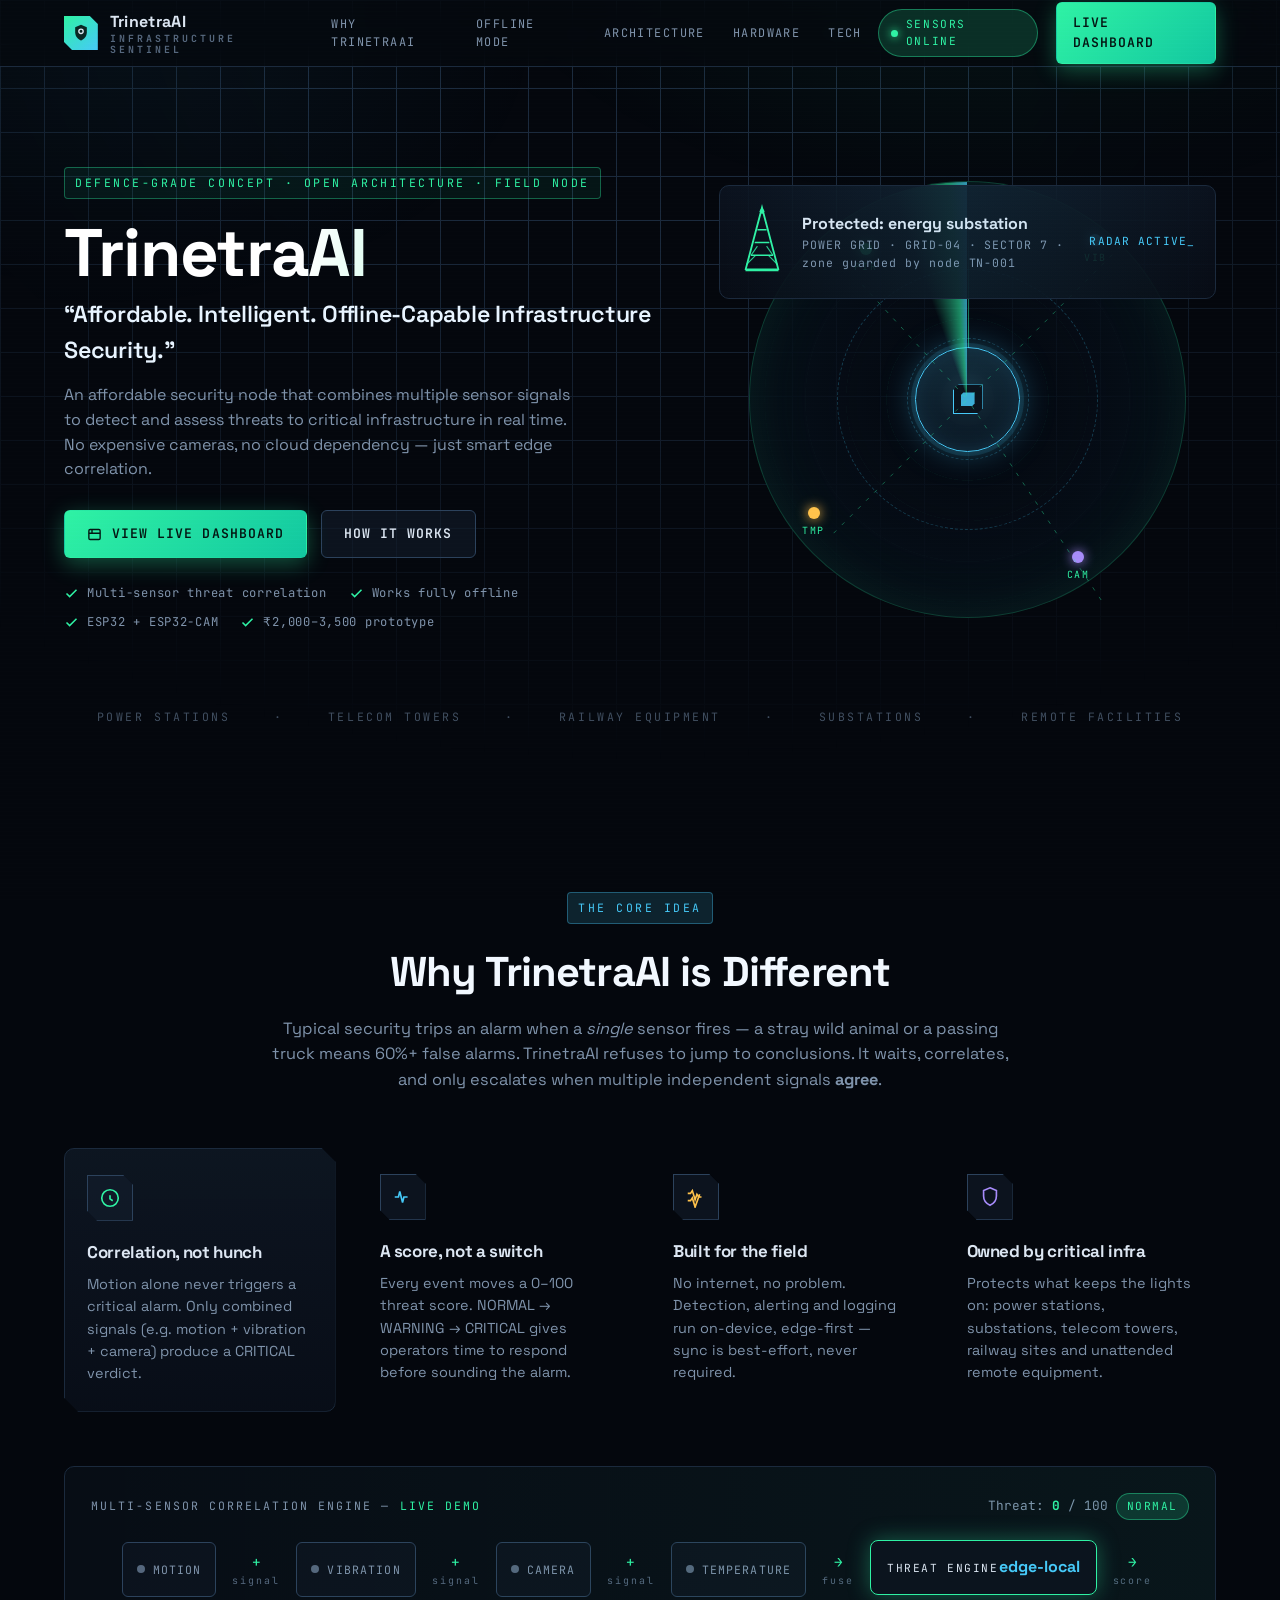
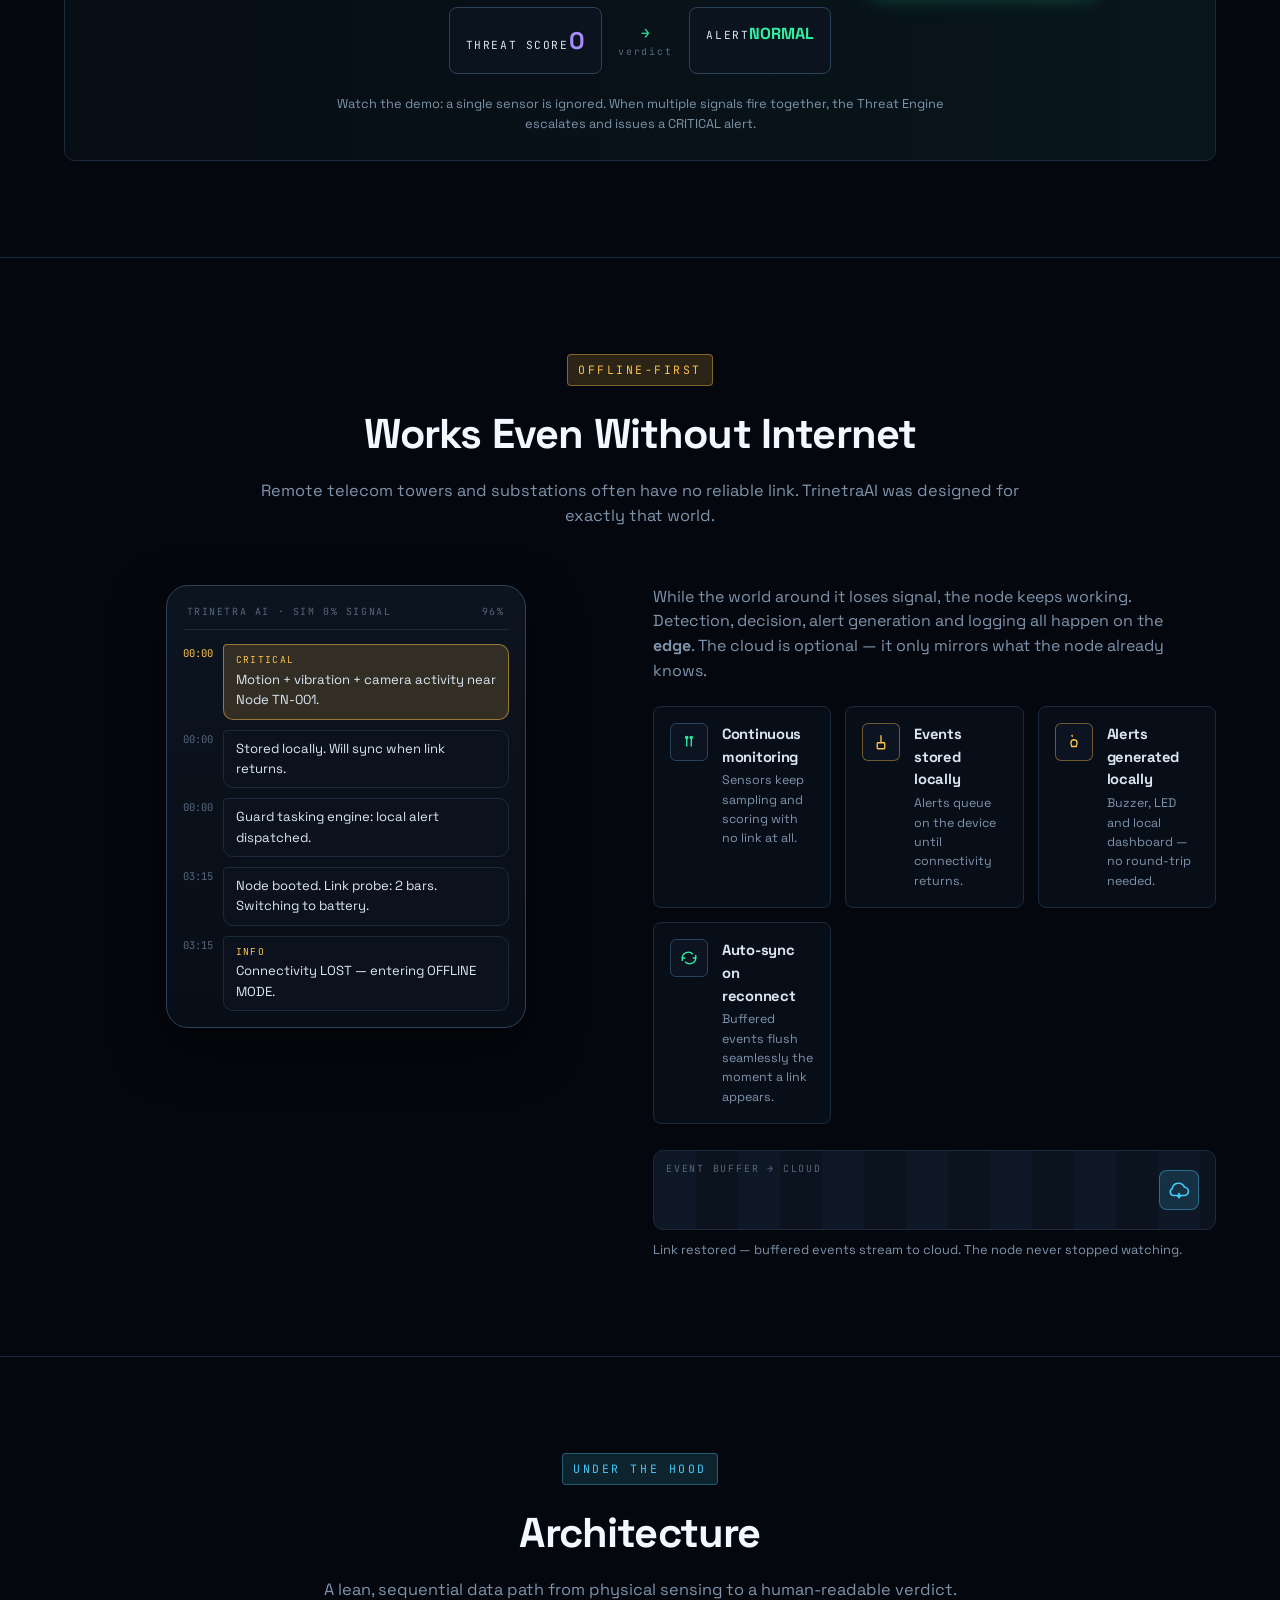
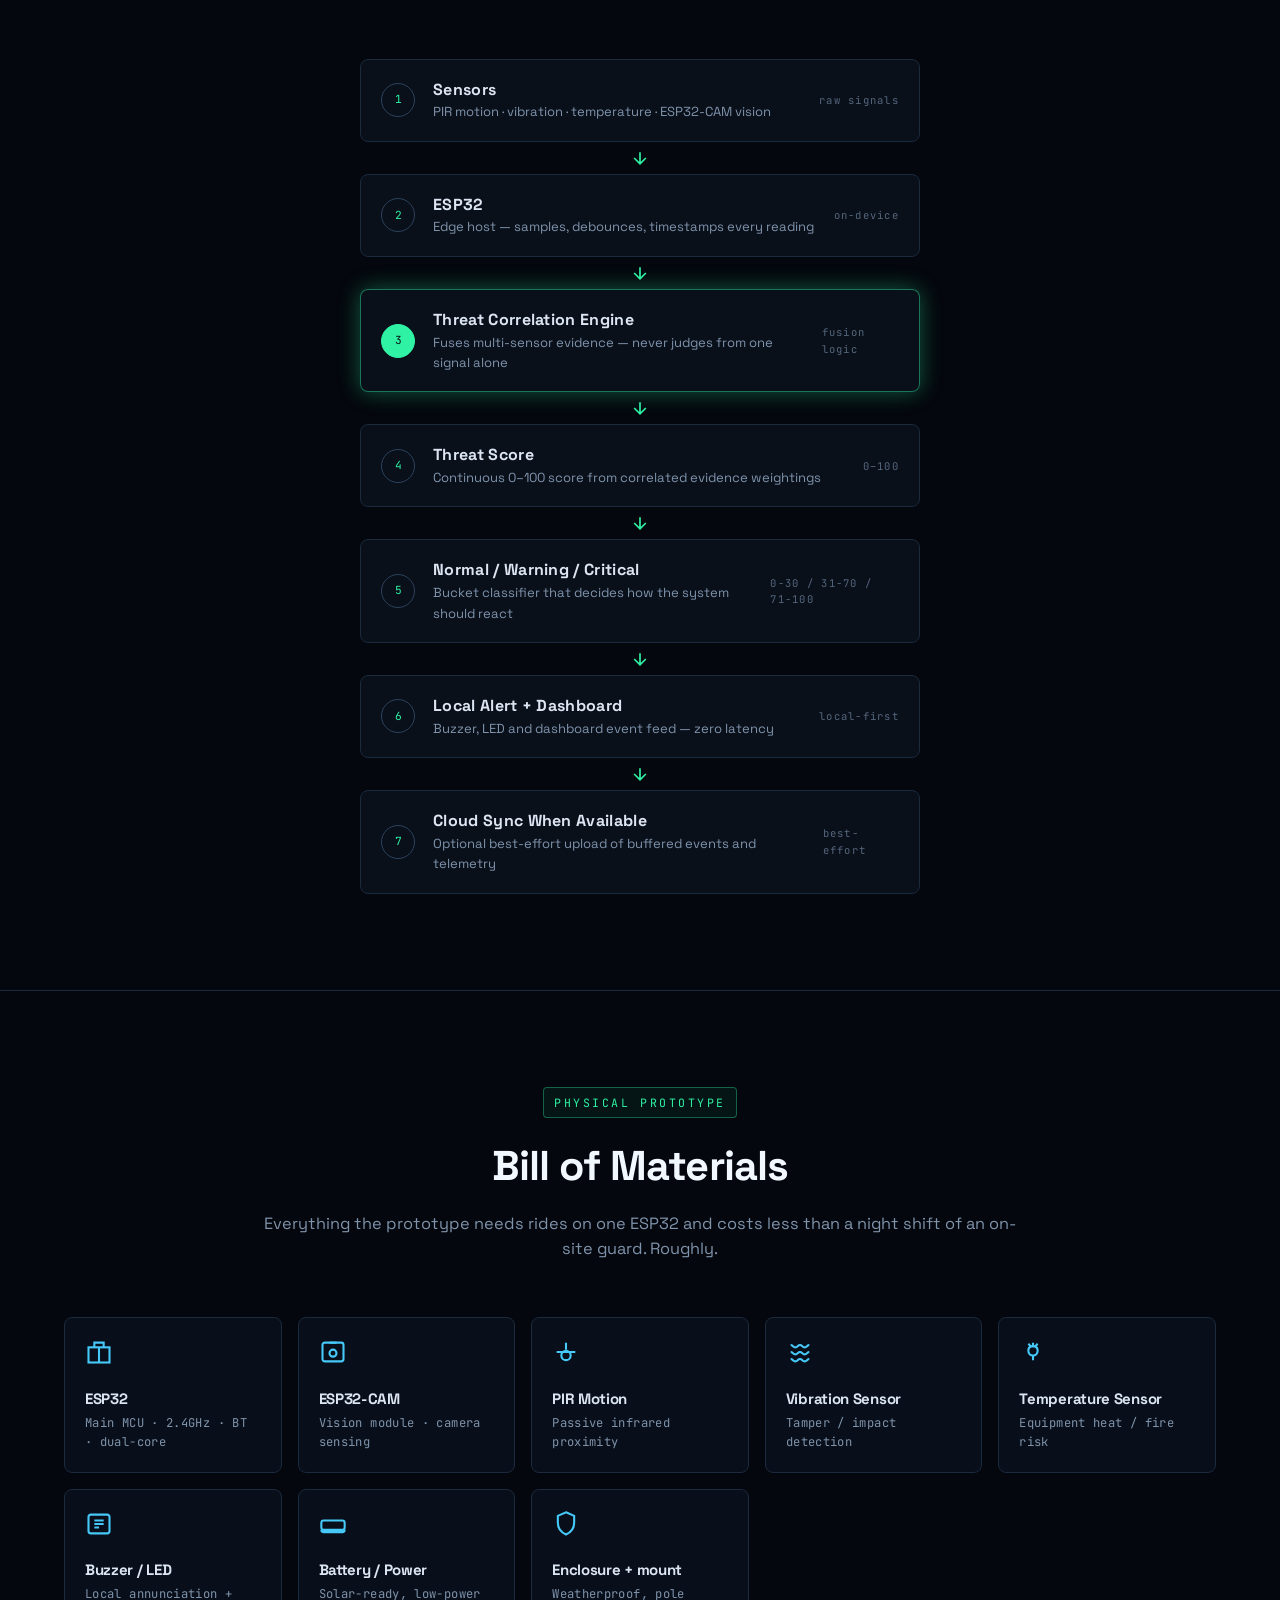
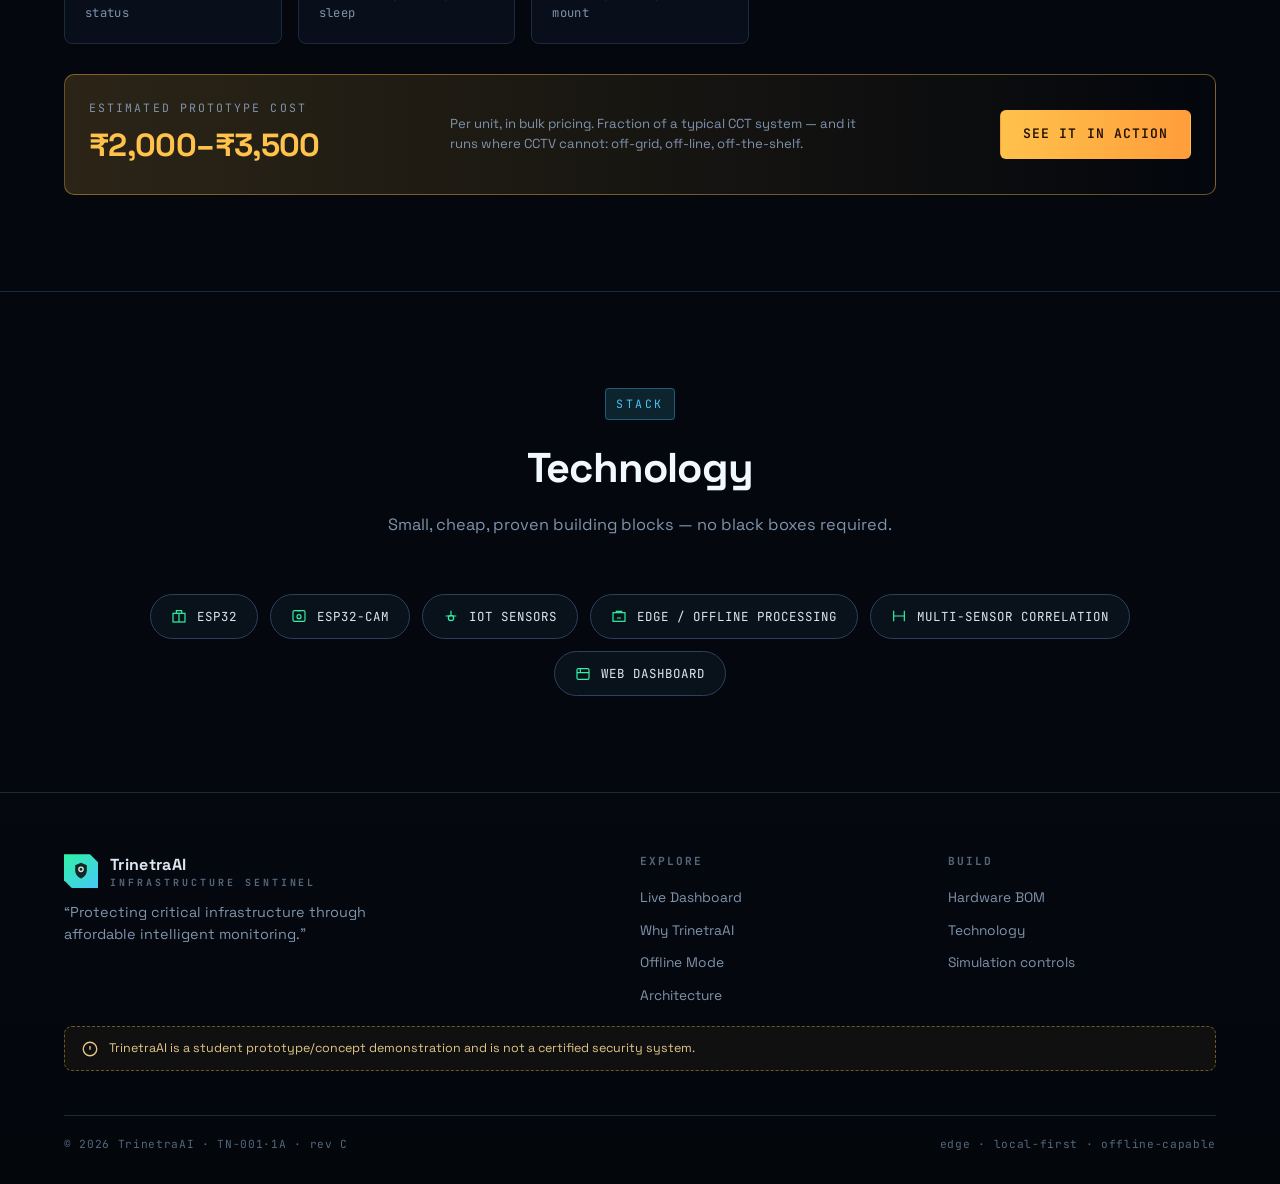
<file: index.html>
<!DOCTYPE html>
<html lang="en">
<head>
<meta charset="UTF-8">
<meta name="viewport" content="width=device-width, initial-scale=1.0">
<title>TrinetraAI — Affordable Offline-Capable Infrastructure Security</title>
<meta name="description" content="An affordable security node that combines multiple sensor signals to detect and assess threats to critical infrastructure in real time.">
<link rel="preconnect" href="https://fonts.googleapis.com">
<link rel="preconnect" href="https://fonts.gstatic.com" crossorigin>
<link href="https://fonts.googleapis.com/css2?family=Space+Grotesk:wght@400;500;600;700&family=JetBrains+Mono:wght@400;500;600;700&display=swap" rel="stylesheet">
<link rel="stylesheet" href="css/trinetraai.css">
<link rel="icon" href="data:image/svg+xml,%3Csvg xmlns='http://www.w3.org/2000/svg' viewBox='0 0 24 24'%3E%3Cpath d='M12 2l7 3v6c0 5-3.5 8.5-7 10-3.5-1.5-7-5-7-10V5z' fill='%232ff2a4'/%3E%3Ccircle cx='12' cy='10' r='2.6' fill='%23041512'/%3E%3C/svg%3E">
</head>
<body>

<!-- ================= NAV ================= -->
<nav class="nav">
  <div class="wrap nav-inner">
    <a class="brand" href="#top">
      <span class="logo">
        <svg viewBox="0 0 24 24" fill="none" aria-hidden="true">
          <path d="M12 2l7 3v6c0 5-3.5 8.5-7 10-3.5-1.5-7-5-7-10V5z" fill="rgba(4,21,18,0.9)"/>
          <circle cx="12" cy="10" r="2.6" fill="none" stroke="currentColor" stroke-width="1.6"/>
        </svg>
      </span>
      <span class="logo-text">
        TrinetraAI
        <span class="sub">Infrastructure Sentinel</span>
      </span>
    </a>

    <div class="nav-links">
<a href="#why">Why TrinetraAI</a>
      <a href="#offline">Offline Mode</a>
      <a href="#architecture">Architecture</a>
      <a href="#hardware">Hardware</a>
      <a href="#tech">Tech</a>
    </div>

    <div class="nav-status">
      <span class="pill pill-green"><span class="dot pulse"></span>Sensors Online</span>
      <a class="btn btn-primary" href="dashboard.html" style="padding:10px 16px;">Live Dashboard</a>
    </div>
  </div>
</nav>

<!-- ================= HERO ================= -->
<header class="hero" id="top">
  <div class="wrap">
    <div class="hero-grid">
      <div>
        <p class="eyebrow">Defence-Grade Concept · Open Architecture · Field Node</p>
        <h1>TrinetraAI</h1>
        <p class="tagline">&ldquo;Affordable. Intelligent. Offline-Capable Infrastructure Security.&rdquo;</p>
        <p class="desc">
          An affordable security node that combines multiple sensor signals to
          detect and assess threats to critical infrastructure in real time. No
          expensive cameras, no cloud dependency — just smart edge correlation.
        </p>
        <div class="cta-row">
          <a class="btn btn-primary" href="dashboard.html">
            <svg width="15" height="15" viewBox="0 0 24 24" fill="none" stroke="currentColor" stroke-width="2.2" aria-hidden="true"><rect x="3" y="4" width="18" height="16" rx="2"/><path d="M3 10h18M8 4v6"/></svg>
            View Live Dashboard
          </a>
          <a class="btn btn-ghost" href="#why">How It Works</a>
        </div>

        <ul class="hero-ticks">
          <li><svg viewBox="0 0 24 24" fill="none" stroke="currentColor" stroke-width="2.4"><path d="M20 6L9 17l-5-5"/></svg>Multi-sensor threat correlation</li>
          <li><svg viewBox="0 0 24 24" fill="none" stroke="currentColor" stroke-width="2.4"><path d="M20 6L9 17l-5-5"/></svg>Works fully offline</li>
          <li><svg viewBox="0 0 24 24" fill="none" stroke="currentColor" stroke-width="2.4"><path d="M20 6L9 17l-5-5"/></svg>ESP32 + ESP32-CAM</li>
          <li><svg viewBox="0 0 24 24" fill="none" stroke="currentColor" stroke-width="2.4"><path d="M20 6L9 17l-5-5"/></svg>&#8377;2,000&ndash;3,500 prototype</li>
        </ul>
      </div>

      <!-- HUD visual: node protecting a facility -->
      <div class="hud reveal">
        <div class="radar">
          <div class="ring r1"></div>
          <div class="ring r2"></div>
          <div class="ring r3"></div>
          <span class="sweep-line"></span>

          <span class="blip b-mot"><span class="dot"></span>PIR</span>
          <span class="blip b-vib cyan"><span class="dot"></span>VIB</span>
          <span class="blip b-temp amber"><span class="dot"></span>TMP</span>
          <span class="blip b-cam violet"><span class="dot"></span>CAM</span>

          <div class="node-core">
            <span class="chip" title="ESP32-S3"></span>
          </div>
        </div>

        <div class="hud-lines">
          <svg viewBox="0 0 520 520" fill="none" aria-hidden="true">
            <path d="M150 140 L260 260"/><path d="M420 100 L260 260"/>
            <path d="M120 400 L260 260"/><path d="M400 470 L260 260"/>
          </svg>
        </div>

        <div class="facility">
          <div class="pylon" aria-hidden="true">
            <svg viewBox="0 0 48 74" fill="none">
              <path d="M6 72 L24 4 L42 72" stroke="#2ff2a4" stroke-width="2"/>
              <path d="M12 56 H36 M16 42 H32 M19 28 H29" stroke="#2ff2a4" stroke-width="1.6"/>
              <path d="M17 56 L7 66 M31 56 L41 66 M19 46 L12 56 M29 46 L36 56" stroke="#2ff2a4" stroke-width="1.2" opacity="0.8"/>
              <path d="M6 72 H42" stroke="#2ff2a4" stroke-width="3"/>
              <circle cx="24" cy="8" r="2.6" fill="#2ff2a4"/>
            </svg>
          </div>
          <div class="f-info">
            <div class="title">Protected: energy substation</div>
            <div class="subs">POWER GRID &middot; GRID-04 &middot; SECTOR 7 &middot; zone guarded by node TN-001</div>
          </div>
          <div class="f-tag">RADAR ACTIVE<span class="blink">_</span></div>
        </div>
      </div>
    </div>
  </div>
</header>

<!-- ================= FACILITY STRIP ================= -->
<section class="section" style="padding: 20px 0 70px;">
  <div class="wrap">
    <div class="logo-row">
      <span>Power Stations</span><span>&middot;</span>
      <span>Telecom Towers</span><span>&middot;</span>
      <span>Railway Equipment</span><span>&middot;</span>
      <span>Substations</span><span>&middot;</span>
      <span>Remote Facilities</span>
    </div>
  </div>
</section>

<!-- ================= WHY TRINETRA AI IS DIFFERENT ================= -->
<section class="section" id="why">
  <div class="wrap">
    <div class="section-head">
      <span class="eyebrow cyan">The Core Idea</span>
      <h2>Why TrinetraAI is Different</h2>
      <p>
        Typical security trips an alarm when a <em>single</em> sensor fires — a stray
        wild animal or a passing truck means 60%+ false alarms. TrinetraAI refuses to
        jump to conclusions. It waits, correlates, and only escalates when multiple
        independent signals <strong>agree</strong>.
      </p>
    </div>

    <div class="feat-grid" style="margin-bottom: 54px;">
      <div class="card feat-card cut reveal">
        <div class="ic"><svg width="22" height="22" viewBox="0 0 24 24" fill="none" stroke="currentColor" stroke-width="1.8"><path d="M12 9v4l3 2"/><circle cx="12" cy="12" r="9"/></svg></div>
        <h3>Correlation, not hunch</h3>
        <p>Motion alone never triggers a critical alarm. Only combined signals (e.g. motion + vibration + camera) produce a CRITICAL verdict.</p>
      </div>
      <div class="feat-card cut reveal">
        <div class="ic"><svg width="22" height="22" viewBox="0 0 24 24" fill="none" stroke="currentColor" stroke-width="1.8"><path d="M3 12h4l1.5-6 3 12 1.5-6h4"/></svg></div>
        <h3>A score, not a switch</h3>
        <p>Every event moves a 0–100 threat score. NORMAL → WARNING → CRITICAL gives operators time to respond before sounding the alarm.</p>
      </div>
      <div class="feat-card cut reveal">
        <div class="ic"><svg width="22" height="22" viewBox="0 0 24 24" fill="none" stroke="currentColor" stroke-width="1.8"><path d="M3 8h3l2-3 3 10 2-6 2 3h3"/><path d="M3 16h3l2-3 3 10 5-14"/></svg></div>
        <h3>Built for the field</h3>
        <p>No internet, no problem. Detection, alerting and logging run on-device, edge-first — sync is best-effort, never required.</p>
      </div>
      <div class="feat-card cut reveal">
        <div class="ic"><svg width="22" height="22" viewBox="0 0 24 24" fill="none" stroke="currentColor" stroke-width="1.8"><path d="M12 2l7 3v6c0 5-3.5 8.5-7 10-3.5-1.5-7-5-7-10V5z"/></svg></div>
        <h3>Owned by critical infra</h3>
        <p>Protects what keeps the lights on: power stations, substations, telecom towers, railway sites and unattended remote equipment.</p>
      </div>
    </div>

    <!-- live pipeline demo -->
    <div class="corr-wrap reveal">
      <div style="display:flex;justify-content:space-between;align-items:center;gap:12px;flex-wrap:wrap;margin-bottom:22px;">
        <span class="track dim" style="font-size:0.72rem;">Multi-Sensor Correlation Engine &mdash; <span style="color:var(--green)">live demo</span></span>
        <span style="display:inline-flex;gap:8px;align-items:center;" class="mono small dim">
          Threat: <span id="ldScore" class="mono" style="color:var(--green);font-weight:700;">0</span> / 100
          <span id="ldLevel" class="pill pill-green" style="padding:4px 10px;">NORMAL</span>
        </span>
      </div>

      <div class="pipeline">
        <span class="s-chip ld" data-k="motion"><span class="mini-dot"></span>Motion</span>
        <span class="pipe-conn"><span>+</span><span class="cn">signal</span></span>
        <span class="s-chip ld" data-k="vibration"><span class="mini-dot"></span>Vibration</span>
        <span class="pipe-conn"><span>+</span><span class="cn">signal</span></span>
        <span class="s-chip ld" data-k="camera"><span class="mini-dot"></span>Camera</span>
        <span class="pipe-conn"><span>+</span><span class="cn">signal</span></span>
        <span class="s-chip ld" data-k="temperature"><span class="mini-dot"></span>Temperature</span>
        <span class="pipe-conn"><span>&rarr;</span><span class="cn">fuse</span></span>
        <span class="pipe-node cyan hot"><span class="t">Threat Engine</span><span class="v" style="font-size:1rem;">edge-local</span></span>
        <span class="pipe-conn"><span>&rarr;</span><span class="cn">score</span></span>
        <span class="pipe-node violet ld-node-score"><span class="t">Threat Score</span><span class="v" id="ldScoreNode">0</span></span>
        <span class="pipe-conn"><span>&rarr;</span><span class="cn">verdict</span></span>
        <span class="pipe-node green ld-node-verdict"><span class="t">Alert</span><span class="v" style="font-size:1rem" id="ldVerdict">NORMAL</span></span>
      </div>

      <p class="dim small" style="margin-top:20px;text-align:center;max-width:640px;margin-inline:auto;" id="ldCaption">
        Watch the demo: a single sensor is ignored. When multiple signals fire together, the Threat Engine escalates and issues a CRITICAL alert.
      </p>
    </div>
  </div>
</section>

<!-- ================= WORKS EVEN WITHOUT INTERNET ================= -->
<section class="section" id="offline" style="border-top:1px solid var(--line);">
  <div class="wrap">
    <div class="section-head">
      <span class="eyebrow amber">Offline-First</span>
      <h2>Works Even Without Internet</h2>
      <p>Remote telecom towers and substations often have no reliable link. TrinetraAI was designed for exactly that world.</p>
    </div>

    <div class="offline-grid">
      <div class="reveal">
        <div class="phone-frame">
          <div class="pf-top"><span>TRINETRA AI · SIM 0% SIGNAL</span><span id="pfBatt">96%</span></div>
          <div class="sms-list" id="smsList">
            <div class="sms alert">
              <span class="tm">00:00</span>
              <div class="bubble"><span class="tag">CRITICAL</span>Motion + vibration + camera activity near Node TN-001.</div>
            </div>
            <div class="sms">
              <span class="tm">00:00</span>
              <div class="bubble">Stored locally. Will sync when link returns.</div>
            </div>
            <div class="sms">
              <span class="tm">00:00</span>
              <div class="bubble">Guard tasking engine: local alert dispatched.</div>
            </div>
          </div>
        </div>
      </div>

      <div class="reveal">
        <p class="dim" style="max-width:520px;">
          While the world around it loses signal, the node keeps working. Detection,
          decision, alert generation and logging all happen on the <strong>edge</strong>.
          The cloud is optional — it only mirrors what the node already knows.
        </p>

        <div class="off-grid-pills">
          <div class="off-pill">
            <span class="oc"><svg width="18" height="18" viewBox="0 0 24 24" fill="none" stroke="currentColor" stroke-width="1.8"><path d="M9 6v12"/><circle cx="9" cy="6" r="1.5"/><path d="M15 6v12"/><circle cx="15" cy="6" r="1.5"/></svg></span>
            <div><h4>Continuous monitoring</h4><p>Sensors keep sampling and scoring with no link at all.</p></div>
          </div>
          <div class="off-pill hot">
            <span class="oc"><svg width="18" height="18" viewBox="0 0 24 24" fill="none" stroke="currentColor" stroke-width="1.8"><path d="M12 3v10"/><rect x="7" y="13" width="10" height="8" rx="1"/></svg></span>
            <div><h4>Events stored locally</h4><p>Alerts queue on the device until connectivity returns.</p></div>
          </div>
          <div class="off-pill hot">
            <span class="oc"><svg width="18" height="18" viewBox="0 0 24 24" fill="none" stroke="currentColor" stroke-width="1.8"><path d="M12 9a4 4 0 0 1 4 4c0 3-1 3.5-1 5h-6c0-1.5-1-2-1-5a4 4 0 0 1 4-4z"/><path d="M9 2.5 10 5"/> </svg></span>
            <div><h4>Alerts generated locally</h4><p>Buzzer, LED and local dashboard — no round-trip needed.</p></div>
          </div>
          <div class="off-pill">
            <span class="oc"><svg width="18" height="18" viewBox="0 0 24 24" fill="none" stroke="currentColor" stroke-width="1.8"><path d="M3 12a8 8 0 0 1 14-5"/><path d="M21 8v4h-4"/><path d="M21 12a8 8 0 0 1-14 5"/><path d="M3 16v-4h4"/></svg></span>
            <div><h4>Auto-sync on reconnect</h4><p>Buffered events flush seamlessly the moment a link appears.</p></div>
          </div>
        </div>

        <div class="sync-visual" id="syncVisual">
          <div class="sync-track">
            <span class="pkt-label">EVENT BUFFER → CLOUD</span>
            <span class="packet" style="--d:0s"></span>
            <span class="packet" style="--d:1.1s"></span>
            <span class="packet" style="--d:2.2s"></span>
            <span class="packet" style="--d:3.3s"></span>
            <span class="cloud"><svg width="22" height="22" viewBox="0 0 24 24" fill="none" stroke="currentColor" stroke-width="1.8"><path d="M17.5 18a4.5 4.5 0 0 0 .5-9 7 7 0 0 0-13.4 1.5A4 4 0 0 0 6 18h11.5z"/><path d="M12 21v-6"/><path d="M9.5 17.5 12 20l2.5-2.5"/></svg></span>
            <div class="offline-label" id="syncLabel">OFFLINE MODE ACTIVE</div>
          </div>
          <p class="dim small" style="margin-top:10px;" id="syncHint">
            Toggle the dashboard&rsquo;s offline mode to see events buffer here.
          </p>
        </div>
      </div>
    </div>
  </div>
</section>

<!-- ================= ARCHITECTURE ================= -->
<section class="section" id="architecture" style="border-top:1px solid var(--line);">
  <div class="wrap">
    <div class="section-head">
      <span class="eyebrow cyan">Under the hood</span>
      <h2>Architecture</h2>
      <p>A lean, sequential data path from physical sensing to a human-readable verdict.</p>
    </div>

    <div class="arch">
      <div class="arch-step reveal">
        <span class="n">1</span>
        <div><div class="at">Sensors</div><div class="ad">PIR motion · vibration · temperature · ESP32-CAM vision</div></div>
        <span class="side">raw signals</span>
      </div>
      <div class="arch-arrow reveal"><svg viewBox="0 0 24 24" fill="none" stroke="currentColor" stroke-width="2"><path d="M12 5v14M5 12l7 7 7-7"/></svg></div>

      <div class="arch-step reveal">
        <span class="n">2</span>
        <div><div class="at">ESP32</div><div class="ad">Edge host — samples, debounces, timestamps every reading</div></div>
        <span class="side">on-device</span>
      </div>
      <div class="arch-arrow reveal"><svg viewBox="0 0 24 24" fill="none" stroke="currentColor" stroke-width="2"><path d="M12 5v14M5 12l7 7 7-7"/></svg></div>

      <div class="arch-step engine reveal">
        <span class="n">3</span>
        <div><div class="at">Threat Correlation Engine</div><div class="ad">Fuses multi-sensor evidence — never judges from one signal alone</div></div>
        <span class="side">fusion logic</span>
      </div>
      <div class="arch-arrow reveal"><svg viewBox="0 0 24 24" fill="none" stroke="currentColor" stroke-width="2"><path d="M12 5v14M5 12l7 7 7-7"/></svg></div>

      <div class="arch-step reveal">
        <span class="n">4</span>
        <div><div class="at">Threat Score</div><div class="ad">Continuous 0–100 score from correlated evidence weightings</div></div>
        <span class="side">0–100</span>
      </div>
      <div class="arch-arrow reveal"><svg viewBox="0 0 24 24" fill="none" stroke="currentColor" stroke-width="2"><path d="M12 5v14M5 12l7 7 7-7"/></svg></div>

      <div class="arch-step reveal">
        <span class="n">5</span>
        <div><div class="at">Normal / Warning / Critical</div><div class="ad">Bucket classifier that decides how the system should react</div></div>
        <span class="side">0-30 / 31-70 / 71-100</span>
      </div>
      <div class="arch-arrow reveal"><svg viewBox="0 0 24 24" fill="none" stroke="currentColor" stroke-width="2"><path d="M12 5v14M5 12l7 7 7-7"/></svg></div>

      <div class="arch-step reveal">
        <span class="n">6</span>
        <div><div class="at">Local Alert + Dashboard</div><div class="ad">Buzzer, LED and dashboard event feed — zero latency</div></div>
        <span class="side">local-first</span>
      </div>
      <div class="arch-arrow reveal"><svg viewBox="0 0 24 24" fill="none" stroke="currentColor" stroke-width="2"><path d="M12 5v14M5 12l7 7 7-7"/></svg></div>

      <div class="arch-step reveal">
        <span class="n">7</span>
        <div><div class="at">Cloud Sync When Available</div><div class="ad">Optional best-effort upload of buffered events and telemetry</div></div>
        <span class="side">best-effort</span>
      </div>
    </div>
  </div>
</section>

<!-- ================= HARDWARE ================= -->
<section class="section" id="hardware" style="border-top:1px solid var(--line);">
  <div class="wrap">
    <div class="section-head">
      <span class="eyebrow">Physical prototype</span>
      <h2>Bill of Materials</h2>
      <p>Everything the prototype needs rides on one ESP32 and costs less than a night shift of an on-site guard. Roughly.</p>
    </div>

    <div class="hw-grid">
      <div class="hw-card reveal">
        <div class="hv"><svg width="28" height="28" viewBox="0 0 24 24" fill="none" stroke="currentColor" stroke-width="1.8"><rect x="3" y="8" width="18" height="13"/><path d="M8 8V4h8v4M12 8v13"/></svg></div>
        <h4>ESP32</h4><p>Main MCU · 2.4GHz · BT · dual-core</p>
      </div>
      <div class="hw-card reveal">
        <div class="hv"><svg width="28" height="28" viewBox="0 0 24 24" fill="none" stroke="currentColor" stroke-width="1.8"><rect x="3" y="4" width="18" height="16" rx="2"/><circle cx="12" cy="13" r="3"/><path d="M9 4h6"/></svg></div>
        <h4>ESP32-CAM</h4><p>Vision module · camera sensing</p>
      </div>
      <div class="hw-card reveal">
        <div class="hv"><svg width="28" height="28" viewBox="0 0 24 24" fill="none" stroke="currentColor" stroke-width="1.8"><path d="M12 4v6M4 12h16"/><circle cx="12" cy="15" r="4"/></svg></div>
        <h4>PIR Motion</h4><p>Passive infrared proximity</p>
      </div>
      <div class="hw-card reveal">
        <div class="hv"><svg width="28" height="28" viewBox="0 0 24 24" fill="none" stroke="currentColor" stroke-width="1.8"><path d="M4 6c2 0 2 2 4 2s2-2 4-2 2 2 4 2 2-2 4-2"/><path d="M4 12c2 0 2 2 4 2s2-2 4-2 2 2 4 2 2-2 4-2"/><path d="M4 18c2 0 2 2 4 2s2-2 4-2 2 2 4 2 2-2 4-2"/></svg></div>
        <h4>Vibration Sensor</h4><p>Tamper / impact detection</p>
      </div>
      <div class="hw-card reveal">
        <div class="hv"><svg width="28" height="28" viewBox="0 0 24 24" fill="none" stroke="currentColor" stroke-width="1.8"><path d="M12 15a4 4 0 0 0 4-4c0-3-1.5-4-4-4s-4 1-4 4a4 4 0 0 0 4 4z"/><path d="M12 8V4M8 5l2 2M16 5l-2 2M12 19v-4"/></svg></div>
        <h4>Temperature Sensor</h4><p>Equipment heat / fire risk</p>
      </div>
      <div class="hw-card reveal">
        <div class="hv"><svg width="28" height="28" viewBox="0 0 24 24" fill="none" stroke="currentColor" stroke-width="1.8"><path d="M8 9h8M8 12h8M8 15h4M5 20h14a2 2 0 0 0 2-2V6a2 2 0 0 0-2-2H5a2 2 0 0 0-2 2v12a2 2 0 0 0 2 2z"/></svg></div>
        <h4>Buzzer / LED</h4><p>Local annunciation + status</p>
      </div>
      <div class="hw-card reveal">
        <div class="hv"><svg width="28" height="28" viewBox="0 0 24 24" fill="none" stroke="currentColor" stroke-width="1.8"><rect x="2" y="9" width="20" height="8" rx="2"/><path d="M17 13h.01M19 13h.01M5 13h.01M12 13h.01M2 17a2 2 0 0 0 2 2h16a2 2 0 0 0 2-2"/></svg></div>
        <h4>Battery / Power</h4><p>Solar-ready, low-power sleep</p>
      </div>
      <div class="hw-card reveal">
        <div class="hv"><svg width="28" height="28" viewBox="0 0 24 24" fill="none" stroke="currentColor" stroke-width="1.8"><path d="M12 2l7 3v6c0 5-3.5 8.5-7 10-3.5-1.5-7-5-7-10V5z"/></svg></div>
        <h4>Enclosure + mount</h4><p>Weatherproof, pole mount</p>
      </div>
    </div>

    <div class="cost-panel reveal">
      <div>
        <div class="track dim" style="font-size:0.72rem;margin-bottom:4px;">Estimated prototype cost</div>
        <div class="big">&#8377;2,000&ndash;&#8377;3,500</div>
      </div>
      <div class="note" style="max-width:420px;">
        Per unit, in bulk pricing. Fraction of a typical CCT system — and it runs where CCTV cannot: off-grid, off-line, off-the-shelf.
      </div>
      <a class="btn btn-amber" href="dashboard.html">See it in action</a>
    </div>
  </div>
</section>

<!-- ================= TECHNOLOGY ================= -->
<section class="section" id="tech" style="border-top:1px solid var(--line);">
  <div class="wrap">
    <div class="section-head">
      <span class="eyebrow cyan">Stack</span>
      <h2>Technology</h2>
      <p>Small, cheap, proven building blocks — no black boxes required.</p>
    </div>

    <div class="tech-cloud">
      <span class="tech-chip"><svg viewBox="0 0 24 24" fill="none" stroke="currentColor" stroke-width="1.8"><rect x="3" y="8" width="18" height="13"/><path d="M8 8V4h8v4M12 8v13"/></svg>ESP32</span>
      <span class="tech-chip"><svg viewBox="0 0 24 24" fill="none" stroke="currentColor" stroke-width="1.8"><rect x="3" y="4" width="18" height="16" rx="2"/><circle cx="12" cy="13" r="3"/><path d="M9 4h6"/></svg>ESP32-CAM</span>
      <span class="tech-chip"><svg viewBox="0 0 24 24" fill="none" stroke="currentColor" stroke-width="1.8"><path d="M12 4v6M4 12h16"/><circle cx="12" cy="15" r="4"/></svg>IoT Sensors</span>
      <span class="tech-chip"><svg viewBox="0 0 24 24" fill="none" stroke="currentColor" stroke-width="1.8"><rect x="3" y="7" width="18" height="13"/><path d="M8 7V5h8v2M9 15h6"/></svg>Edge / Offline Processing</span>
      <span class="tech-chip"><svg viewBox="0 0 24 24" fill="none" stroke="currentColor" stroke-width="1.8"><path d="M4 20V4M4 12h16M20 4v16" /></svg>Multi-Sensor Correlation</span>
      <span class="tech-chip"><svg viewBox="0 0 24 24" fill="none" stroke="currentColor" stroke-width="1.8"><rect x="3" y="4" width="18" height="16" rx="2"/><path d="M3 10h18M8 4v6"/></svg>Web Dashboard</span>
    </div>
  </div>
</section>

<!-- ================= FOOTER ================= -->
<footer>
  <div class="wrap">
    <div class="foot-grid">
      <div>
        <a class="brand" href="#top">
          <span class="logo">
            <svg viewBox="0 0 24 24" fill="none" aria-hidden="true">
              <path d="M12 2l7 3v6c0 5-3.5 8.5-7 10-3.5-1.5-7-5-7-10V5z" fill="rgba(14,21,16,0.9)"/>
              <circle cx="12" cy="10" r="2.6" fill="none" stroke="currentColor" stroke-width="1.6"/>
            </svg>
          </span>
          <span class="logo-text">TrinetraAI<span class="sub">Infrastructure Sentinel</span></span>
        </a>
        <p class="desc">&ldquo;Protecting critical infrastructure through affordable intelligent monitoring.&rdquo;</p>
      </div>
      <div>
        <h5>Explore</h5>
        <ul>
          <li><a href="dashboard.html">Live Dashboard</a></li>
          <li><a href="#why">Why TrinetraAI</a></li>
          <li><a href="#offline">Offline Mode</a></li>
          <li><a href="#architecture">Architecture</a></li>
        </ul>
      </div>
      <div>
        <h5>Build</h5>
        <ul>
          <li><a href="#hardware">Hardware BOM</a></li>
          <li><a href="#tech">Technology</a></li>
          <li><a href="dashboard.html">Simulation controls</a></li>
        </ul>
      </div>
    </div>

    <div class="disclaimer">
      <svg width="18" height="18" viewBox="0 0 24 24" fill="none" stroke="currentColor" stroke-width="1.8" style="flex:none;"><circle cx="12" cy="12" r="9"/><path d="M12 8v5M12 16.5v.01"/></svg>
      TrinetraAI is a student prototype/concept demonstration and is not a certified security system.
    </div>

    <div class="foot-bottom">
      <span>&copy; 2026 TrinetraAI &middot; TN-001&middot;1A · rev C</span>
      <span>edge &middot; local-first &middot; offline-capable</span>
    </div>
  </div>
</footer>

<!-- scripts -->
<script src="js/engine.js"></script>
<script src="js/landing.js"></script>
</body>
</html>
</file>
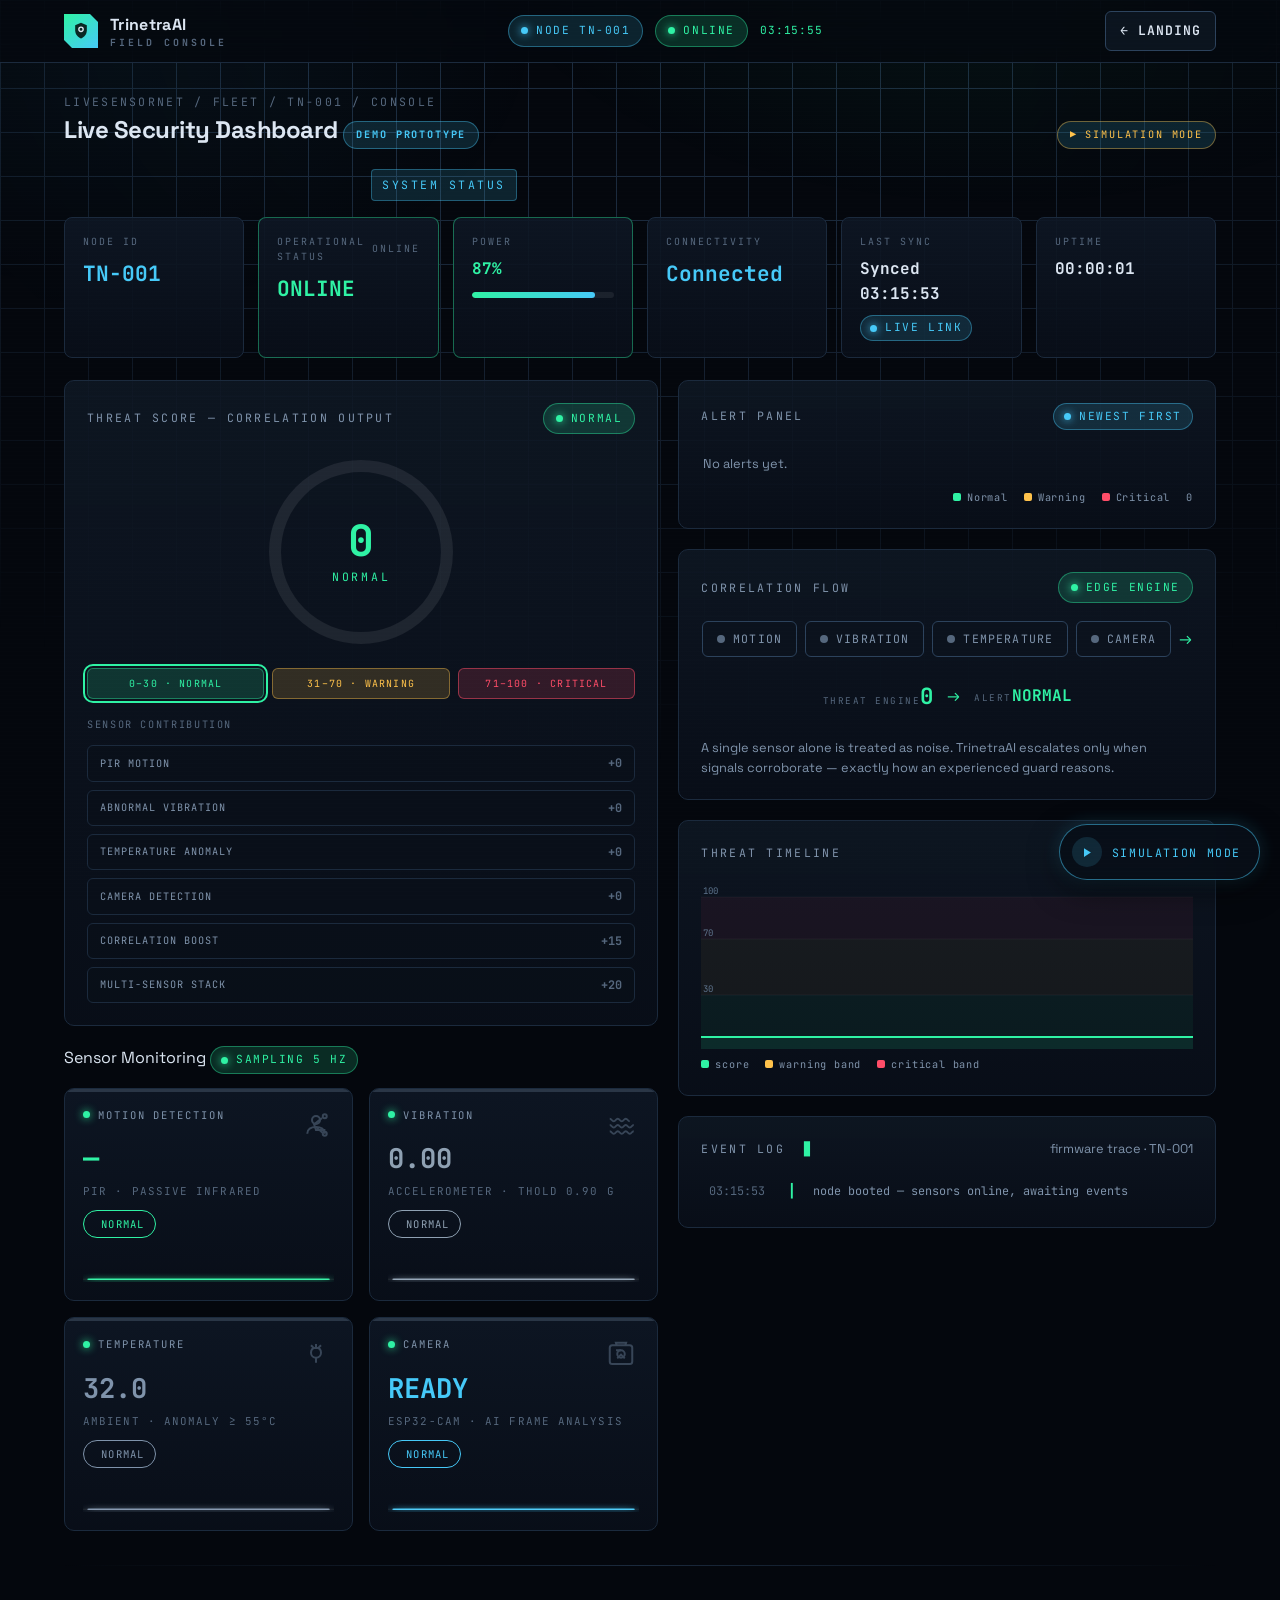
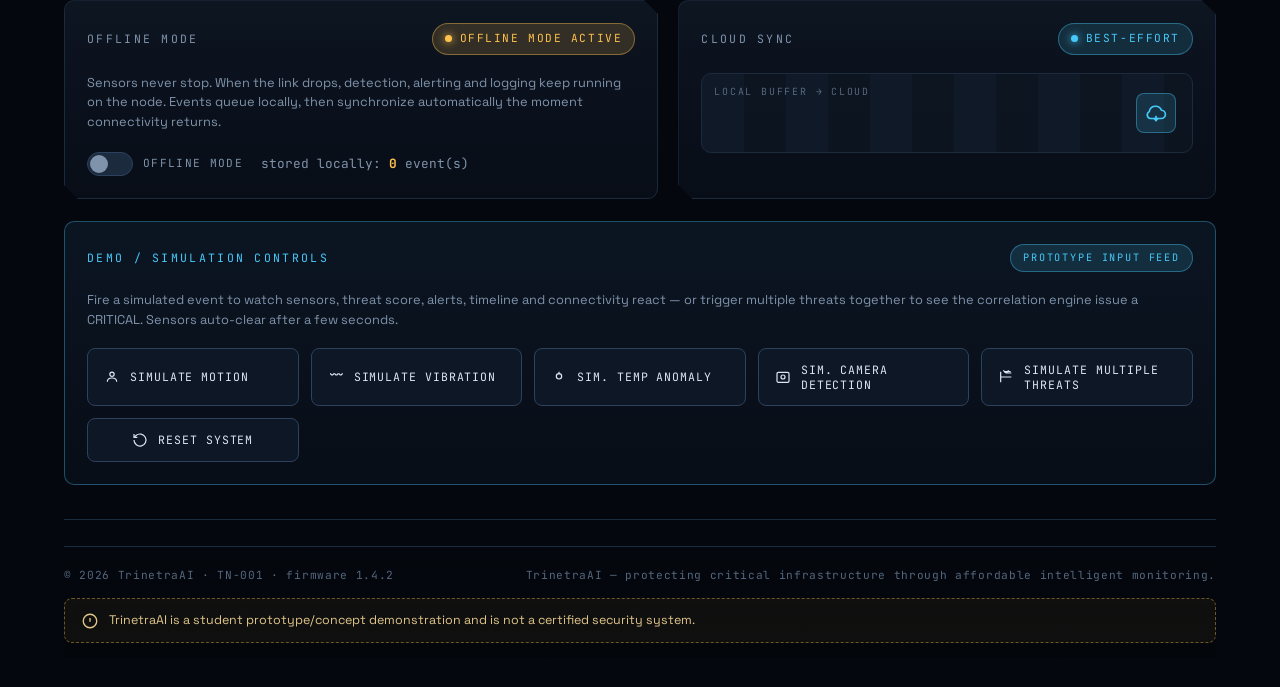
<file: dashboard.html>
<!DOCTYPE html>
<html lang="en">
<head>
<meta charset="UTF-8">
<meta name="viewport" content="width=device-width, initial-scale=1.0">
<title>LIVE Dashboard — TrinetraAI Node TN-001</title>
<meta name="description" content="TrinetraAI live security dashboard: multi-sensor threat correlation, threat score, offline mode and alert simulation.">
<link rel="preconnect" href="https://fonts.googleapis.com">
<link rel="preconnect" href="https://fonts.gstatic.com" crossorigin>
<link href="https://fonts.googleapis.com/css2?family=Space+Grotesk:wght@400;500;600;700&family=JetBrains+Mono:wght@400;500;600;700&display=swap" rel="stylesheet">
<link rel="stylesheet" href="css/trinetraai.css">
<link rel="icon" href="data:image/svg+xml,%3Csvg xmlns='http://www.w3.org/2000/svg' viewBox='0 0 24 24'%3E%3Cpath d='M12 2l7 3v6c0 5-3.5 8.5-7 10-3.5-1.5-7-5-7-10V5z' fill='%232ff2a4'/%3E%3Ccircle cx='12' cy='10' r='2.6' fill='%23041512'/%3E%3C/svg%3E">
</head>
<body class="dash-body">

<!-- offline banner -->
<div class="offline-banner">&#9888; OFFLINE MODE ACTIVE &middot; local monitoring only</div>

<!-- ================= TOP BAR ================= -->
<header class="dash-bar">
  <div class="wrap dash-bar-inner">
    <a class="brand" href="index.html">
      <span class="logo">
        <svg viewBox="0 0 24 24" fill="none" aria-hidden="true">
          <path d="M12 2l7 3v6c0 5-3.5 8.5-7 10-3.5-1.5-7-5-7-10V5z" fill="rgba(4,21,18,0.9)"/>
          <circle cx="12" cy="10" r="2.6" fill="none" stroke="currentColor" stroke-width="1.6"/>
        </svg>
      </span>
      <span class="logo-text">TrinetraAI<span class="sub">Field Console</span></span>
    </a>

    <div class="meta">
      <span class="pill pill-cyan" id="nodePill" style="color:var(--cyan);border-color:rgba(70,201,248,.4);background:var(--cyan-soft);"><span class="dot"></span>NODE TN-001</span>
      <span class="pill pill-green" id="statusPill"><span class="dot"></span>ONLINE</span>
      <span class="clock" id="dashClock">00:00:00</span>
    </div>

    <a class="btn btn-ghost" href="index.html" style="padding:9px 14px;">&larr; Landing</a>
  </div>
</header>

<main class="wrap">

  <!-- ================= HEADING ================= -->
  <div class="dash-head">
    <div>
      <div class="crumb">LiveSensorNet / Fleet / TN-001 / Console</div>
      <h1>Live Security Dashboard&nbsp;<span class="demo-ribbon">Demo Prototype</span></h1>
    </div>
    <div class="demo-ribbon" id="simRibbon" title="Click to start / stop the automated demo" style="border-color:rgba(255,194,75,.4);color:#ffc24b;">&#9654; SIMULATION MODE</div>
  </div>

  <!-- ================= SYSTEM STATUS ================= -->
  <div class="section-head" style="margin:0 0 16px;">
    <span class="eyebrow cyan">System Status</span>
  </div>
  <div class="status-grid">
    <div class="status-cell cyan">
      <div class="k">Node ID</div>
      <div class="v" id="nodePill2">TN-001</div>
    </div>
    <div class="status-cell green" id="cellStatus">
      <div class="k"><span>Operational Status</span><span id="statusPill2">ONLINE</span></div>
      <div class="v" id="dashStatus">ONLINE</div>
    </div>
    <div class="status-cell green" id="cellPower">
      <div class="k">Power</div>
      <div class="v small-v" id="dashPower">87%</div>
      <div class="power-bar"><i id="powerFill" style="width:87%;"></i></div>
    </div>
    <div class="status-cell cyan" id="cellConn">
      <div class="k">Connectivity</div>
      <div class="v" id="dashConn">Connected</div>
    </div>
    <div class="status-cell" id="cellSync">
      <div class="k">Last Sync</div>
      <div class="v small-v" id="dashLastSync">—</div>
      <div style="margin-top:8px;"><span class="pill pill-cyan" id="syncPill" style="padding:3px 9px;">LIVE LINK</span></div>
    </div>
    <div class="status-cell" id="cellUp">
      <div class="k"><span>Uptime</span><span id="pendingWrap" style="display:none;color:#ffc24b;">+<span id="pendingCount">0</span> queued</span></div>
      <div class="v small-v" id="dashUptime">00:00:00</div>
    </div>
  </div>

  <!-- ================= MAIN GRID ================= -->
  <div class="dash-grid">

    <!-- LEFT COLUMN -->
    <div class="col-stack">

      <!-- THREAT SCORE -->
      <section class="card" id="threatCard">
        <div class="card-head">
          <span class="t">Threat Score — Correlation Output</span>
          <span class="pill pill-green" id="tsPill">NORMAL</span>
        </div>

        <div class="gauge-wrap">
          <div class="gauge">
            <svg viewBox="0 0 200 200" fill="none" aria-hidden="true">
              <circle class="track" cx="100" cy="100" r="86" stroke-width="12"/>
              <circle id="tsBar" class="bar" cx="100" cy="100" r="86" stroke-width="12"
                      stroke-linecap="round" stroke-dasharray="540.35" stroke-dashoffset="540.35" stroke="#2ff2a4"/>
            </svg>
            <div class="num">
              <div class="score" id="tsNum">0</div>
              <div class="lvl" id="tsLvl">NORMAL</div>
            </div>
          </div>
        </div>

        <div class="score-zones" style="margin-top:16px;">
          <div class="zone ok" data-level="ok">0–30 · Normal</div>
          <div class="zone warn" data-level="warn">31–70 · Warning</div>
          <div class="zone crit" data-level="crit">71–100 · Critical</div>
        </div>

        <div style="font-family:var(--mono);font-size:.64rem;letter-spacing:.16em;color:var(--dim);text-transform:uppercase;margin:18px 0 12px;">Sensor contribution</div>
        <div class="contribution-list" id="contribList"></div>
      </section>

      <!-- SENSOR MONITORING -->
      <section id="monitor">
        <div class="card-head" style="margin-bottom:14px;">
          <span class="t">Sensor Monitoring</span>
          <span class="pill pill-green" style="padding:4px 10px;"><span class="dot pulse"></span>sampling 5&nbsp;Hz</span>
        </div>

        <div class="sensor-grid">
          <!-- Motion -->
          <div class="sensor state-ok" id="cMotion" data-sim="motion" title="Click to simulate motion">
            <span class="fx"><svg width="30" height="30" viewBox="0 0 24 24" fill="none" stroke="currentColor" stroke-width="1.6"><circle cx="12" cy="8" r="3.2"/><path d="M5 19c0-3.5 3-5.5 7-5.5s7 2 7 5.5"/><circle cx="19" cy="5" r="1.6"/><path d="M16.8 6.4 10.5 11.5 12 16h7.5"/><circle cx="19" cy="19" r="1.6"/><path d="M17 18 12 13.5"/></svg></span>
            <div class="s-label"><span class="dot"></span>Motion Detection</div>
            <div class="s-value" id="sMotionV">—</div>
            <div class="s-sub">PIR · passive infrared</div>
            <span class="s-state" id="sMotionS"><span class="dot"></span>Normal</span>
            <div class="spark" id="spMotion"></div>
          </div>

          <!-- Vibration -->
          <div class="sensor state-ok" id="cVibration" data-sim="vibration" title="Click to simulate vibration">
            <span class="fx"><svg width="30" height="30" viewBox="0 0 24 24" fill="none" stroke="currentColor" stroke-width="1.6"><path d="M3 7c1.6 0 1.6 2 3.2 2s1.6-2 3.2-2 M9.4 7c1.6 0 1.6 2 3.2 2s1.6-2 3.2-2 M15.8 7c1.6 0 1.6 2 3.2 2"/><path d="M3 12c1.6 0 1.6 2 3.2 2s1.6-2 3.2-2 M9.4 12c1.6 0 1.6 2 3.2 2s1.6-2 3.2-2 M15.8 12c1.6 0 1.6 2 3.2 2s1.6-2 3.2-2"/><path d="M3 17c1.6 0 1.6 2 3.2 2s1.6-2 3.2-2 M9.4 17c1.6 0 1.6 2 3.2 2s1.6-2 3.2-2 M15.8 17c1.6 0 1.6 2 3.2 2s1.6-2 3.2-2"/></svg></span>
            <div class="s-label"><span class="dot"></span>Vibration</div>
            <div class="s-value" id="sVibrationV">0.00</div>
            <div class="s-sub">accelerometer · thold 0.90 g</div>
            <span class="s-state" id="sVibrationS"><span class="dot"></span>Normal</span>
            <div class="spark" id="spVibration"></div>
          </div>

          <!-- Temperature -->
          <div class="sensor state-ok" id="cTemperature" data-sim="temperature" title="Click to simulate temperature anomaly">
            <span class="fx"><svg width="30" height="30" viewBox="0 0 24 24" fill="none" stroke="currentColor" stroke-width="1.6"><path d="M12 15a4 4 0 0 0 4-4c0-3-1.5-4-4-4s-4 1-4 4a4 4 0 0 0 4 4z"/><path d="M12 8V4M8 5l2.5 2.5M16 5l-2.5 2.5M12 19v-4"/></svg></span>
            <div class="s-label"><span class="dot"></span>Temperature</div>
            <div class="s-value" id="sTemperatureV">32.0</div>
            <div class="s-sub">ambient · anomaly ≥ 55°C</div>
            <span class="s-state" id="sTemperatureS"><span class="dot"></span>Normal</span>
            <div class="spark" id="spTemperature"></div>
          </div>

          <!-- Camera -->
          <div class="sensor state-ok" id="cCamera" data-sim="camera" title="Click to simulate camera detection">
            <span class="fx"><svg width="30" height="30" viewBox="0 0 24 24" fill="none" stroke="currentColor" stroke-width="1.6"><rect x="3" y="5" width="18" height="15" rx="2"/><circle cx="12" cy="12" r="3"/><path d="M8.5 5l-.6-2h8.2l-.6 2M8 9h4M9 15.5l3-3 3 3"/></svg></span>
            <div class="s-label"><span class="dot"></span>Camera</div>
            <div class="s-value" id="sCameraV">READY</div>
            <div class="s-sub">ESP32-CAM · AI frame analysis</div>
            <span class="s-state" id="sCameraS"><span class="dot"></span>Normal</span>
            <div class="spark" id="spCamera"></div>
          </div>
        </div>
      </section>
    </div>

    <!-- RIGHT COLUMN -->
    <div class="col-stack">

      <!-- ALERT PANEL -->
      <section class="card">
        <div class="card-head">
          <span class="t">Alert Panel</span>
          <span class="pill pill-cyan" style="padding:4px 10px;"><span class="dot"></span>newest first</span>
        </div>
        <div class="alert-panel" id="alertList">
          <div class="dim small" style="padding:6px 2px;">No alerts yet.</div>
        </div>
        <div class="chart-legend" style="justify-content:flex-end;margin-top:10px;">
          <span><i style="background:#2ff2a4"></i>Normal</span>
          <span><i style="background:#ffc24b"></i>Warning</span>
          <span><i style="background:#ff4d68"></i>Critical</span>
          <span id="alertCount">0</span>
        </div>
      </section>

      <!-- CORRELATED FLOW -->
      <section class="card">
        <div class="card-head">
          <span class="t">Correlation Flow</span>
          <span class="pill pill-green"><span class="dot pulse"></span>edge engine</span>
        </div>
        <div class="engine-flow" id="engineFlow"></div>
        <p class="dim small" style="margin-top:12px;">A single sensor alone is treated as noise. TrinetraAI escalates only when signals corroborate — exactly how an experienced guard reasons.</p>
      </section>

      <!-- THREAT TIMELINE -->
      <section class="card chart-card">
        <div class="card-head">
          <span class="t">Threat Timeline</span>
          <span class="dim small">last <span id="chartN">raw</span> samples</span>
        </div>
        <canvas id="threatChart" height="168" style="width:100%;height:168px;"></canvas>
        <div class="chart-legend">
          <span><i style="background:#2ff2a4"></i>score</span>
          <span><i style="background:#ffc24b"></i>warning band</span>
          <span><i style="background:#ff4d68"></i>critical band</span>
        </div>
      </section>

      <!-- EVENT LOG -->
      <section class="card">
        <div class="card-head">
          <span class="t">Event Log &nbsp;<span class="blink" style="color:var(--green);">▉</span></span>
          <span class="dim small">firmware trace · TN-001</span>
        </div>
        <div class="evlog" id="evLog"></div>
      </section>
    </div>
  </div>

  <div class="seam"></div>

  <!-- ================= OFFLINE MODE ================= -->
  <section class="dash-grid" style="margin-bottom:22px;">
    <div class="card cut">
      <div class="card-head">
        <span class="t">Offline Mode</span>
        <span class="pill pill-amber"><span class="dot"></span>OFFLINE MODE ACTIVE</span>
      </div>
      <p class="small dim" style="max-width:560px;">
        Sensors never stop. When the link drops, detection, alerting and logging keep running
        on the node. Events queue locally, then synchronize automatically the moment
        connectivity returns.
      </p>
      <div style="display:flex;gap:18px;flex-wrap:wrap;align-items:center;margin-top:20px;">
        <label class="toggle">
          <input type="checkbox" id="offlineToggle">
          <span class="track"></span>
          Offline Mode
        </label>
        <span class="dim small mono" id="pendingWrap2">stored locally: <b id="pendingCount2" style="color:var(--amber);">0</b> event(s)</span>
      </div>
    </div>

    <div class="card cut">
      <div class="card-head">
        <span class="t">Cloud Sync</span>
        <span class="pill pill-cyan"><span class="dot"></span>best-effort</span>
      </div>
      <div class="sync-visual online" id="syncVisual" style="margin-top:0;">
        <div class="sync-track">
          <span class="pkt-label">LOCAL BUFFER → CLOUD</span>
          <span class="packet" style="--d:0s"></span>
          <span class="packet" style="--d:1.1s"></span>
          <span class="packet" style="--d:2.2s"></span>
          <span class="cloud"><svg width="22" height="22" viewBox="0 0 24 24" fill="none" stroke="currentColor" stroke-width="1.8"><path d="M17.5 18a4.5 4.5 0 0 0 .5-9 7 7 0 0 0-13.4 1.5A4 4 0 0 0 6 18h11.5z"/><path d="M12 21v-6"/><path d="M9.5 17.5 12 20l2.5-2.5"/></svg></span>
          <div class="offline-label" id="syncLabel">OFFLINE MODE ACTIVE</div>
        </div>
      </div>
    </div>
  </section>

  <!-- ================= SIMULATION CONTROLS ================= -->
  <section class="card sim-panel" style="margin-bottom:34px;">
    <div class="card-head">
      <span class="t">Demo / Simulation Controls</span>
      <span class="demo-ribbon">prototype input feed</span>
    </div>
    <p class="dim small" style="margin-bottom:18px;">
      Fire a simulated event to watch sensors, threat score, alerts, timeline and connectivity react — or
      trigger multiple threats together to see the correlation engine issue a CRITICAL. Sensors auto-clear
      after a few seconds.
    </p>
    <div class="sim-btns">
      <button class="sim-btn" id="simMotion">
        <svg viewBox="0 0 24 24" fill="none" stroke="currentColor" stroke-width="1.8"><circle cx="12" cy="8" r="3.2"/><path d="M5 19c0-3.5 3-5.5 7-5.5s7 2 7 5.5"/></svg>
        Simulate Motion
      </button>
      <button class="sim-btn" id="simVibration">
        <svg viewBox="0 0 24 24" fill="none" stroke="currentColor" stroke-width="1.8"><path d="M3 7c1.6 0 1.6 2 3.2 2s1.6-2 3.2-2"/><path d="M9.4 7c1.6 0 1.6 2 3.2 2s1.6-2 3.2-2"/><path d="M15.8 7c1.6 0 1.6 2 3.2 2s1.6-2 3.2-2"/></svg>
        Simulate Vibration
      </button>
      <button class="sim-btn" id="simTemperature">
        <svg viewBox="0 0 24 24" fill="none" stroke="currentColor" stroke-width="1.8"><path d="M12 15a4 4 0 0 0 4-4c0-3-1.5-4-4-4s-4 1-4 4a4 4 0 0 0 4 4z"/><path d="M12 8V4"/></svg>
        Sim. Temp Anomaly
      </button>
      <button class="sim-btn" id="simCamera">
        <svg viewBox="0 0 24 24" fill="none" stroke="currentColor" stroke-width="1.8"><rect x="3" y="5" width="18" height="15" rx="2"/><circle cx="12" cy="12" r="3"/></svg>
        Sim. Camera Detection
      </button>
      <button class="sim-btn" id="simMultiple">
        <svg viewBox="0 0 24 24" fill="none" stroke="currentColor" stroke-width="1.8"><path d="M4 20V4M20 6h-8M12 6l4-4M12 6l-4-4"/><path d="M4 12h16M9 4h10"/></svg>
        Simulate Multiple Threats
      </button>
      <button class="sim-btn" id="simReset" style="justify-content:center;">
        <svg viewBox="0 0 24 24" fill="none" stroke="currentColor" stroke-width="1.8"><path d="M3 12a9 9 0 1 0 3-6.7L3 8"/><path d="M3 3v5h5"/></svg>
        Reset System
      </button>
    </div>
  </section>

  <!-- ================= FOOTER ================= -->
  <footer style="padding:26px 0 14px;">
    <div class="foot-bottom" style="margin-top:0;">
      <span>&copy; 2026 TrinetraAI &middot; TN-001 · firmware 1.4.2</span>
      <span>TrinetraAI — protecting critical infrastructure through affordable intelligent monitoring.</span>
    </div>
    <div class="disclaimer" style="margin-top:14px;">
      <svg width="18" height="18" viewBox="0 0 24 24" fill="none" stroke="currentColor" stroke-width="1.8" style="flex:none;"><circle cx="12" cy="12" r="9"/><path d="M12 8v5M12 16.5v.01"/></svg>
      TrinetraAI is a student prototype/concept demonstration and is not a certified security system.
    </div>
  </footer>
</main>

<!-- floating simulation trigger -->
<button class="sim-fab" id="simFab" title="Start / stop the automated demo simulation">
  <span class="ic">
    <svg viewBox="0 0 24 24" fill="currentColor"><path d="M8 5v14l11-7z"/></svg>
  </span>
  <span class="lbl">Simulation Mode</span>
</button>

<!-- scripts -->
<script src="js/engine.js"></script>
<script src="js/dashboard.js"></script>
</body>
</html>
</file>
<file: css/trinetraai.css>
/* ==========================================================================
   TRINETRA AI — design system
   Futuristic security / defence-tech dashboard theme
   ========================================================================== */

:root {
  --bg: #04070d;
  --bg-2: #070c14;
  --panel: #0b121d;
  --panel-2: #0f1826;
  --panel-3: #142031;
  --line: #1b2a3d;
  --line-hot: #2c425c;

  --text: #dce6f2;
  --muted: #7f93ab;
  --dim: #55677d;

  --green: #2ff2a4;
  --green-soft: rgba(47, 242, 164, 0.16);
  --cyan: #46c9f8;
  --cyan-soft: rgba(70, 201, 248, 0.14);
  --amber: #ffc24b;
  --amber-soft: rgba(255, 194, 75, 0.16);
  --red: #ff4d68;
  --red-soft: rgba(255, 77, 104, 0.16);
  --violet: #a78bfa;
  --violet-soft: rgba(167, 139, 250, 0.14);

  --mono: "JetBrains Mono", "SFMono-Regular", Consolas, "Roboto Mono", monospace;
  --sans: "Space Grotesk", "Segoe UI", system-ui, -apple-system, sans-serif;

  --radius: 10px;
  --shadow: 0 12px 34px rgba(0, 0, 0, 0.45);
  --glow-green: 0 0 22px rgba(47, 242, 164, 0.35);
  --glow-cyan: 0 0 22px rgba(70, 201, 248, 0.35);
}

* { margin: 0; padding: 0; box-sizing: border-box; }

html { scroll-behavior: smooth; }

body {
  background: var(--bg);
  color: var(--text);
  font-family: var(--sans);
  font-size: 16px;
  line-height: 1.55;
  -webkit-font-smoothing: antialiased;
  overflow-x: hidden;
  position: relative;
}

/* ambient background grid + glow */
body::before {
  content: "";
  position: fixed;
  inset: 0;
  pointer-events: none;
  z-index: 0;
  background:
    radial-gradient(900px 500px at 78% -10%, rgba(47, 242, 164, 0.07), transparent 60%),
    radial-gradient(800px 500px at 8% 4%, rgba(70, 201, 248, 0.06), transparent 55%),
    linear-gradient(var(--line) 1px, transparent 1px),
    linear-gradient(90deg, var(--line) 1px, transparent 1px);
  background-size: auto, auto, 44px 44px, 44px 44px;
  mask-image: radial-gradient(1200px 800px at 50% 0%, #000 30%, transparent 95%);
  -webkit-mask-image: radial-gradient(1200px 800px at 50% 0%, #000 30%, transparent 95%);
}

body::after {
  content: "";
  position: fixed;
  inset: 0;
  pointer-events: none;
  z-index: 9999;
  background: repeating-linear-gradient(
    0deg,
    rgba(255, 255, 255, 0.018) 0px,
    rgba(255, 255, 255, 0.018) 1px,
    transparent 1px,
    transparent 4px
  );
  mix-blend-mode: overlay;
}

.wrap {
  max-width: 1200px;
  margin: 0 auto;
  padding: 0 24px;
  position: relative;
  z-index: 1;
}

a { color: var(--cyan); text-decoration: none; }
a:hover { color: #9be4ff; }

::selection { background: var(--green); color: #04110a; }

/* ---------- typography helpers ---------- */
h1, h2, h3, h4 { font-weight: 700; letter-spacing: -0.02em; }

.mono { font-family: var(--mono); }
.track { text-transform: uppercase; letter-spacing: 0.18em; font-family: var(--mono); }
.dim { color: var(--muted); }
.small { font-size: 0.8rem; }

.eyebrow {
  display: inline-flex;
  align-items: center;
  gap: 8px;
  font-family: var(--mono);
  font-size: 0.72rem;
  letter-spacing: 0.22em;
  text-transform: uppercase;
  color: var(--green);
  padding: 6px 10px;
  border: 1px solid rgba(47, 242, 164, 0.35);
  border-radius: 4px;
  background: rgba(47, 242, 164, 0.06);
}

.eyebrow.cyan { color: var(--cyan); border-color: rgba(70, 201, 248, 0.35); background: var(--cyan-soft); }
.eyebrow.amber { color: var(--amber); border-color: rgba(255, 194, 75, 0.4); background: var(--amber-soft); }
.eyebrow.red { color: var(--red); border-color: rgba(255, 77, 104, 0.45); background: var(--red-soft); }

.section { padding: 96px 0; position: relative; z-index: 1; }
.section-head { text-align: center; max-width: 760px; margin: 0 auto 56px; }
.section-head h2 {
  font-size: clamp(1.7rem, 4vw, 2.6rem);
  margin: 16px 0 12px;
  color: #f2f8ff;
}
.section-head p { color: var(--muted); font-size: 1.02rem; }

/* ---------- buttons ---------- */
.btn {
  display: inline-flex;
  align-items: center;
  justify-content: center;
  gap: 10px;
  padding: 13px 22px;
  border-radius: 6px;
  font-family: var(--mono);
  font-size: 0.82rem;
  font-weight: 600;
  letter-spacing: 0.08em;
  text-transform: uppercase;
  cursor: pointer;
  border: 1px solid transparent;
  transition: transform 0.15s ease, box-shadow 0.2s ease, background 0.2s ease, color 0.2s ease;
  background: none;
  color: inherit;
  position: relative;
  user-select: none;
}

.btn:active { transform: translateY(1px) scale(0.99); }

.btn-primary {
  background: linear-gradient(135deg, #2ff2a4, #12c7a0);
  color: #041512;
  box-shadow: 0 6px 22px rgba(47, 242, 164, 0.32);
}
.btn-primary:hover { box-shadow: 0 8px 30px rgba(47, 242, 164, 0.5); transform: translateY(-1px); }

.btn-ghost {
  border-color: var(--line-hot);
  color: var(--text);
  background: rgba(20, 32, 49, 0.5);
}
.btn-ghost:hover { border-color: var(--cyan); color: var(--cyan); box-shadow: inset 0 0 20px rgba(70, 201, 248, 0.12); transform: translateY(-1px); }

.btn-amber { background: linear-gradient(90deg, #ffc24b, #ff9d3b); color: #221103; }
.btn-amber:hover { box-shadow: 0 8px 26px rgba(255, 194, 75, 0.4); }

/* ---------- nav ---------- */
.nav {
  position: sticky;
  top: 0;
  z-index: 100;
  backdrop-filter: blur(14px);
  background: rgba(4, 8, 14, 0.75);
  border-bottom: 1px solid var(--line);
}
.nav-inner {
  display: flex;
  align-items: center;
  justify-content: space-between;
  height: 66px;
  gap: 16px;
}
.brand {
  display: flex;
  align-items: center;
  gap: 12px;
  font-weight: 700;
  letter-spacing: 0.02em;
  color: var(--text);
}
.brand:hover { color: var(--text); }
.brand .logo {
  width: 34px;
  height: 34px;
  display: grid;
  place-items: center;
  background: linear-gradient(140deg, var(--green), var(--cyan));
  clip-path: polygon(0 0, calc(100% - 8px) 0, 100% 8px, 100% 100%, 8px 100%, 0 calc(100% - 8px));
  box-shadow: var(--glow-green);
}
.brand .logo svg { width: 20px; height: 20px; }
.brand .logo-text span { display: block; line-height: 1.1; }
.brand .logo-text .sub {
  font-family: var(--mono);
  font-size: 0.62rem;
  letter-spacing: 0.3em;
  color: var(--dim);
  text-transform: uppercase;
}

.nav-links { display: flex; gap: 28px; align-items: center; }
.nav-links a {
  font-family: var(--mono);
  font-size: 0.74rem;
  letter-spacing: 0.12em;
  color: var(--muted);
  text-transform: uppercase;
}
.nav-links a:hover { color: var(--green); }

.nav-status {
  display: flex;
  align-items: center;
  gap: 18px;
}

.pill {
  display: inline-flex;
  align-items: center;
  gap: 8px;
  font-family: var(--mono);
  font-size: 0.7rem;
  letter-spacing: 0.14em;
  text-transform: uppercase;
  padding: 6px 12px;
  border-radius: 999px;
  border: 1px solid;
}
.pill .dot { width: 7px; height: 7px; border-radius: 50%; background: currentColor; box-shadow: 0 0 8px currentColor; }
.pill-green { color: var(--green); border-color: rgba(47, 242, 164, 0.4); background: var(--green-soft); }
.pill-amber { color: var(--amber); border-color: rgba(255, 194, 75, 0.4); background: var(--amber-soft); }
.pill-red   { color: var(--red);   border-color: rgba(255, 77, 104, 0.5); background: var(--red-soft); }
.pill-cyan  { color: var(--cyan);  border-color: rgba(70, 201, 248, 0.4); background: var(--cyan-soft); }

.pulse { animation: pulse 2s ease-in-out infinite; }
@keyframes pulse {
  0%, 100% { opacity: 1; }
  50% { opacity: 0.35; }
}
.spin { animation: spin 2.6s linear infinite; }
@keyframes spin { to { transform: rotate(360deg); } }

.blink { animation: blink 1.1s steps(2, start) infinite; }
@keyframes blink { to { visibility: hidden; } }

/* ---------- hero ---------- */
.hero {
  position: relative;
  padding: 84px 0 40px;
  overflow: hidden;
}
.hero-grid {
  display: grid;
  grid-template-columns: 1.1fr 0.9fr;
  gap: 48px;
  align-items: center;
}
.hero h1 {
  font-size: clamp(2.5rem, 5.5vw, 4.2rem);
  line-height: 1.02;
  margin: 20px 0 10px;
  background: linear-gradient(100deg, #fff 20%, var(--green) 60%, var(--cyan));
  background-size: 200% auto;
  -webkit-background-clip: text;
  background-clip: text;
  color: transparent;
  animation: shine 6s linear infinite;
}
@keyframes shine { to { background-position: 200% center; } }
.hero .gradient-hair {
  font-family: var(--mono);
  letter-spacing: 0.3em;
  color: var(--muted);
  text-transform: uppercase;
  font-size: 0.78rem;
}
.hero .tagline {
  font-size: clamp(1.1rem, 2.4vw, 1.45rem);
  color: #e8f4ff;
  font-weight: 600;
  letter-spacing: -0.01em;
}
.hero .desc {
  color: var(--muted);
  margin: 14px 0 28px;
  max-width: 520px;
}
.hero .cta-row { display: flex; flex-wrap: wrap; gap: 14px; }

.hero-stack { display: flex; align-items: center; gap: 14px; flex-wrap: wrap; margin: 26px 0 30px; }

.hero-ticks { list-style: none; display: flex; flex-wrap: wrap; gap: 10px 22px; margin-top: 26px; }
.hero-ticks li { display: flex; align-items: center; gap: 8px; font-family: var(--mono); font-size: 0.76rem; color: var(--muted); letter-spacing: 0.06em; }
.hero-ticks li svg { width: 15px; height: 15px; color: var(--green); }

/* ---------- hero visual ---------- */
.hud {
  position: relative;
  aspect-ratio: 1 / 1;
  max-width: 520px;
  width: 100%;
  margin: 0 auto;
  user-select: none;
}
.hud .radar {
  position: absolute;
  inset: 6%;
  border-radius: 50%;
  border: 1px solid rgba(47, 242, 164, 0.22);
  overflow: hidden;
  background:
    radial-gradient(circle, rgba(4, 10, 18, 0.4) 0%, rgba(6, 14, 24, 0.85) 55%, rgba(4, 8, 14, 0.95) 100%),
    repeating-radial-gradient(circle, transparent 0 13%, rgba(47, 242, 164, 0.07) 13% 13.2%);
  box-shadow: inset 0 0 60px rgba(47, 242, 164, 0.1);
}
.hud .radar::after {
  content: "";
  position: absolute;
  inset: -2%;
  border-radius: 50%;
  background: conic-gradient(from 0deg, transparent 0 340deg, rgba(47, 242, 164, 0.55) 355deg, rgba(70, 201, 248, 0.7) 360deg);
  animation: sweep 4s linear infinite;
}
@keyframes sweep { to { transform: rotate(360deg); } }
.hud .ring { position: absolute; border: 1px dashed rgba(70, 201, 248, 0.25); border-radius: 50%; }
.hud .ring.r1 { inset: 20%; }
.hud .ring.r2 { inset: 36%; }
.hud .ring.r3 { inset: 52%; }

.hud .node-core {
  position: absolute;
  inset: 38%;
  border-radius: 50%;
  display: grid;
  place-items: center;
  background: radial-gradient(circle at 50% 35%, #15303f 0%, #0a1622 70%);
  border: 1px solid var(--cyan);
  box-shadow: 0 0 0 4px rgba(70, 201, 248, 0.12), 0 0 34px rgba(70, 201, 248, 0.35), inset 0 0 24px rgba(70, 201, 248, 0.18);
  animation: nodeGlow 3.4s ease-in-out infinite;
}
@keyframes nodeGlow {
  0%, 100% { box-shadow: 0 0 0 4px rgba(70, 201, 248, 0.1), 0 0 26px rgba(70, 201, 248, 0.28), inset 0 0 22px rgba(70, 201, 248, 0.15); }
  50% { box-shadow: 0 0 0 8px rgba(70, 201, 248, 0.14), 0 0 46px rgba(70, 201, 248, 0.5), inset 0 0 30px rgba(70, 201, 248, 0.3); }
}
.hud .node-core .chip {
  width: 30px; height: 30px;
  background: #0a131d;
  border: 1px solid var(--cyan);
  clip-path: polygon(20% 0%, 100% 0%, 100% 80%, 80% 100%, 0% 100%, 0% 20%);
  position: relative;
}
.hud .node-core .chip::before { content: ""; position: absolute; inset: 7px; background: var(--cyan); opacity: 0.85; clip-path: polygon(20% 0%, 100% 0%, 100% 80%, 80% 100%, 0% 100%, 0% 20%); }

/* sensor blips around the radar */
.blip {
  position: absolute;
  display: flex;
  flex-direction: column;
  align-items: center;
  gap: 4px;
  font-family: var(--mono);
  color: var(--green);
  font-size: 0.62rem;
  letter-spacing: 0.16em;
}
.blip .dot {
  width: 12px; height: 12px; border-radius: 50%;
  background: var(--green);
  box-shadow: 0 0 12px var(--green);
  animation: blipPulse 1.8s ease-in-out infinite;
}
.blip.small .dot { width: 9px; height: 9px; }
.blip.cyan .dot { background: var(--cyan); box-shadow: 0 0 12px var(--cyan); animation-delay: 0.4s; }
.blip.amber .dot { background: var(--amber); box-shadow: 0 0 12px var(--amber); animation-delay: 0.8s; }
.blip.violet .dot { background: var(--violet); box-shadow: 0 0 12px var(--violet); animation-delay: 1.2s; }
@keyframes blip {
  0%, 100% { transform: scale(0.75); opacity: 0.7; }
  50% { transform: scale(1.35); opacity: 1; }
}
.blip.b-mot  { top: 14%; left: 24%; }
.blip.b-vib  { top: 12%; right: 18%; }
.blip.b-temp { bottom: 18%; left: 12%; }
.blip.b-cam  { bottom: 8%; right: 22%; }

.hud-lines { position: absolute; inset: 0; }
.hud-lines svg { position: absolute; inset: 0; width: 100%; height: 100%; }
.hud-lines path { stroke: rgba(47, 242, 164, 0.4); stroke-dasharray: 4 8; animation: dash 2.4s linear infinite; }
@keyframes dash { to { stroke-dashoffset: -24; } }

.hud .sweep-line { position: absolute; left: 50%; top: 6%; width: 1px; height: 44%; background: linear-gradient(transparent, rgba(47,242,164,0.8)); transform-origin: bottom; animation: swing 5.5s ease-in-out infinite; }
@keyframes swing { 0%, 100% { transform: translateX(-50%) rotate(-46deg); opacity: 0; } 12%, 88% { opacity: 0.7; } 50% { transform: translateX(-50%) rotate(24deg); } }

/* facility strip under hero visual */
.facility {
  margin-top: 34px;
  padding: 18px 20px;
  border: 1px solid var(--line);
  border-radius: var(--radius);
  background: linear-gradient(180deg, rgba(12, 20, 32, 0.9), rgba(8, 13, 22, 0.9));
  display: grid;
  grid-template-columns: auto 1fr auto;
  align-items: center;
  gap: 18px;
  position: relative;
  overflow: hidden;
}
.facility::before {
  content: ""; position: absolute; inset: 0;
  background: linear-gradient(90deg, transparent, rgba(70,201,248,0.08), transparent);
  animation: strip 3.4s linear infinite;
}
@keyframes strip { from { transform: translateX(-100%); } to { transform: translateX(100%); } }
.pylon { width: 44px; color: var(--green); }
.facility .f-info .title { font-weight: 700; }
.facility .f-info .subs { font-family: var(--mono); font-size: 0.72rem; color: var(--muted); letter-spacing: 0.08em; }
.facility .f-tag { font-family: var(--mono); font-size: 0.7rem; color: var(--cyan); letter-spacing: 0.1em; text-align: right; }

/* ---------- cards ---------- */
.card {
  background: linear-gradient(180deg, rgba(15, 24, 37, 0.85), rgba(9, 15, 25, 0.9));
  border: 1px solid var(--line);
  border-radius: var(--radius);
  padding: 22px;
  position: relative;
  overflow: hidden;
}
.card.cut {
  clip-path: polygon(0 0, calc(100% - 14px) 0, 100% 14px, 100% 100%, 14px 100%, 0 calc(100% - 14px));
}
.card .card-head {
  display: flex;
  align-items: center;
  justify-content: space-between;
  gap: 12px;
  margin-bottom: 18px;
}
.card .card-head .t {
  font-family: var(--mono);
  font-size: 0.72rem;
  letter-spacing: 0.2em;
  text-transform: uppercase;
  color: var(--muted);
}

.card-accent { box-shadow: var(--glow-green); border-color: rgba(47, 242, 164, 0.4); }

/* ---------- feature grids ---------- */
.feat-grid {
  display: grid;
  grid-template-columns: repeat(auto-fit, minmax(250px, 1fr));
  gap: 22px;
}
.feat-card {
  padding: 26px 22px;
  position: relative;
  transition: transform 0.2s ease, border-color 0.2s ease;
}
.feat-card:hover { transform: translateY(-4px); border-color: var(--line-hot); }
.feat-card .ic {
  width: 46px; height: 46px;
  display: grid; place-items: center;
  border: 1px solid var(--line-hot);
  background: rgba(20, 32, 49, 0.5);
  clip-path: polygon(0 0, calc(100% - 10px) 0, 100% 10px, 100% 100%, 10px 100%, 0 calc(100% - 10px));
  margin-bottom: 18px;
  color: var(--green);
}
.feat-card:nth-child(2) .ic { color: var(--cyan); }
.feat-card:nth-child(3) .ic { color: var(--amber); }
.feat-card:nth-child(4) .ic { color: var(--violet); }
.feat-card h3 { font-size: 1.06rem; margin-bottom: 8px; }
.feat-card p { color: var(--muted); font-size: 0.9rem; }

/* ---------- correlation / threat pipeline ---------- */
.pipeline { display: flex; align-items: stretch; flex-wrap: wrap; justify-content: center; gap: 10px; }
.pipe-node {
  min-width: 132px;
  padding: 14px 16px;
  border: 1px solid var(--line-hot);
  background: rgba(12, 20, 32, 0.9);
  text-align: center;
  border-radius: 8px;
  position: relative;
  transition: border-color 0.3s, box-shadow 0.3s, transform 0.3s;
}
.pipe-node .t { font-family: var(--mono); letter-spacing: 0.14em; text-transform: uppercase; font-size: 0.7rem; }
.pipe-node .v { font-size: 1.5rem; font-weight: 700; margin-top: 2px; }
.pipe-node.green .v { color: var(--green); }
.pipe-node.cyan .v { color: var(--cyan); }
.pipe-node.amber .v { color: var(--amber); }
.pipe-node.red .v { color: var(--red); }
.pipe-node.violet .v { color: var(--violet); }
.pipe-node.hot { border-color: var(--green); box-shadow: var(--glow-green); transform: translateY(-2px); }

.pipe-conn {
  display: flex;
  flex-direction: column;
  align-items: center;
  justify-content: center;
  padding: 0 6px;
  color: var(--green);
  font-family: var(--mono);
  font-size: 0.9rem;
  min-width: 40px;
}
.pipe-conn .cn { font-size: 0.62rem; letter-spacing: 0.2em; color: var(--dim); }

.corr-wrap { position: relative; border: 1px solid var(--line); border-radius: var(--radius); padding: 26px; background: rgba(9, 16, 26, 0.7); overflow: hidden; }
.corr-wrap::before {
  content: "";
  position: absolute;
  inset: 0;
  background: linear-gradient(90deg, transparent, rgba(47, 242, 164, 0.04), transparent);
  background-size: 200% 100%;
  animation: strip 5s linear infinite;
}

/* sensorgraphic chips inside correlation demo */
.s-chip {
  display: inline-flex;
  align-items: center;
  gap: 8px;
  padding: 8px 14px;
  border: 1px solid var(--line-hot);
  background: var(--panel);
  border-radius: 6px;
  font-family: var(--mono);
  font-size: 0.72rem;
  letter-spacing: 0.1em;
  color: var(--muted);
  text-transform: uppercase;
}
.s-chip .mini-dot { width: 8px; height: 8px; border-radius: 50%; background: var(--dim); }
.s-chip.fired { border-color: var(--amber); color: var(--amber); box-shadow: 0 0 0 3px var(--amber-soft); }
.s-chip.fired .mini-dot { background: var(--amber); box-shadow: 0 0 8px var(--amber); }

/* ---------- offline section ---------- */
.offline-grid { display: grid; grid-template-columns: 1fr 1fr; gap: 26px; align-items: stretch; }
.phone-frame {
  border: 1px solid var(--line-hot);
  border-radius: 22px;
  padding: 16px;
  background: linear-gradient(180deg, #0c141f, #080e17);
  box-shadow: 0 20px 50px rgba(0, 0, 0, 0.5);
  max-width: 360px;
  margin: 0 auto;
}
.phone-frame .pf-top {
  font-family: var(--mono);
  font-size: 0.62rem;
  letter-spacing: 0.16em;
  color: var(--dim);
  display: flex;
  justify-content: space-between;
  padding: 2px 4px 10px;
  border-bottom: 1px solid var(--line);
}
.sms-list { display: flex; flex-direction: column; gap: 10px; padding-top: 14px; min-height: 250px; }
.sms {
  display: flex;
  gap: 10px;
  align-items: flex-start;
  font-size: 0.82rem;
}
.sms .tm { font-family: var(--mono); font-size: 0.66rem; color: var(--dim); padding-top: 1px; }
.sms .bubble {
  background: var(--panel); border: 1px solid var(--line);
  border-radius: 4px 10px 10px 10px;
  padding: 8px 12px;
  color: var(--text);
}
.sms.alert .bubble { border-color: rgba(255, 194, 75, 0.5); background: var(--amber-soft); }
.sms.alert .tm { color: var(--amber); }
.sms .tag { font-family: var(--mono); font-size: 0.6rem; letter-spacing: 0.14em; color: var(--amber); display: block; margin-bottom: 2px; }

.off-grid-pills { display: grid; grid-template-columns: repeat(auto-fit, minmax(170px, 1fr)); gap: 14px; margin-top: 22px; }
.off-pill { display: flex; gap: 14px; align-items: flex-start; padding: 16px; border: 1px solid var(--line); border-radius: 8px; background: rgba(12, 20, 32, 0.6); }
.off-pill .oc { flex: 0 0 38px; height: 38px; display: grid; place-items: center; border: 1px solid var(--line-hot); color: var(--green); background: rgba(20, 32, 49, 0.4); border-radius: 6px; }
.off-pill h4 { font-size: 0.92rem; margin-bottom: 3px; }
.off-pill p { font-size: 0.78rem; color: var(--muted); }
.off-pill.hot .oc { color: var(--amber); border-color: rgba(255, 194, 75, 0.4); }

.sync-visual { margin-top: 26px; }
.sync-track {
  position: relative;
  height: 80px;
  border: 1px solid var(--line);
  border-radius: 10px;
  background: repeating-linear-gradient(90deg, rgba(16, 26, 41, 0.9) 0 42px, rgba(13, 21, 33, 0.9) 42px 84px);
  overflow: hidden;
}
.sync-track .cloud {
  position: absolute;
  top: 50%;
  transform: translateY(-50%);
  color: var(--cyan);
  right: 16px;
  width: 40px; height: 40px;
  display: grid; place-items: center;
  border: 1px solid rgba(70, 201, 248, 0.4);
  border-radius: 8px;
  background: var(--cyan-soft);
  z-index: 2;
}
.sync-track .packet {
  position: absolute;
  top: 50%;
  transform: translateY(-50%);
  width: 18px; height: 10px;
  border-radius: 2px;
  background: var(--green);
  box-shadow: 0 0 10px var(--green);
  animation: packetFloat 4.5s ease-in-out infinite;
  animation-delay: var(--d, 0s);
  opacity: 0;
}
@keyframes packetFloat {
  0% { left: -30px; opacity: 0; }
  12% { opacity: 1; }
  85% { opacity: 1; }
  100% { left: calc(100% - 60px); opacity: 0; }
}
.sync-track .pkt-label {
  position: absolute;
  left: 12px; top: 10px;
  font-family: var(--mono);
  font-size: 0.62rem;
  letter-spacing: 0.18em;
  color: var(--dim);
}
.sync-visual .offline-label {
  position: absolute;
  inset: 0;
  display: grid;
  place-items: center;
  font-family: var(--mono);
  letter-spacing: 0.2em;
  color: var(--amber);
  font-size: 0.7rem;
  z-index: 1;
  background: rgba(6, 11, 18, 0.78);
  transition: opacity 0.4s;
}
.sync-visual.online .offline-label { opacity: 0; pointer-events: none; }
.sync-visual.offlined .offline-label { opacity: 1; }
.sync-visual.online .packet { animation-play-state: running; }
.sync-visual.offline .packet { animation-play-state: paused; opacity: 0 !important; }

/* ---------- architecture flow ---------- */
.arch { display: flex; flex-direction: column; gap: 0; align-items: center; }
.arch-step {
  width: min(560px, 100%);
  display: flex;
  align-items: center;
  gap: 18px;
  padding: 18px 20px;
  border: 1px solid var(--line);
  background: rgba(11, 18, 30, 0.85);
  border-radius: 8px;
  position: relative;
}
.arch-step .n {
  font-family: var(--mono);
  font-size: 0.7rem;
  border: 1px solid var(--line-hot);
  width: 34px; height: 34px;
  display: grid; place-items: center;
  color: var(--green);
  border-radius: 50%;
  flex: none;
}
.arch-step .at { font-weight: 700; letter-spacing: 0.02em; }
.arch-step .ad { font-size: 0.82rem; color: var(--muted); }
.arch-step .side { margin-left: auto; font-family: var(--mono); font-size: 0.66rem; letter-spacing: 0.12em; color: var(--dim); }
.arch-step.engine { border-color: rgba(47, 242, 164, 0.45); box-shadow: var(--glow-green); }
.arch-step.engine .n { color: #041512; background: var(--green); border-color: var(--green); }
.arch-arrow { display: grid; place-items: center; color: var(--green); padding: 6px 0; }
.arch-arrow svg { width: 20px; height: 20px; animation: drop 1.6s ease-in-out infinite; }
@keyframes drop { 0%, 100% { transform: translateY(-2px); opacity: 0.5; } 50% { transform: translateY(2px); opacity: 1; } }

/* ---------- hardware ---------- */
.hw-grid { display: grid; grid-template-columns: repeat(auto-fit, minmax(200px, 1fr)); gap: 16px; }
.hw-card {
  padding: 20px;
  border: 1px solid var(--line);
  border-radius: 8px;
  background: rgba(11, 18, 30, 0.8);
  transition: 0.2s;
}
.hw-card:hover { border-color: var(--line-hot); transform: translateY(-3px); }
.hw-card .hv { font-size: 1.5rem; color: var(--cyan); margin-bottom: 10px; }
.hw-card h4 { font-size: 0.94rem; }
.hw-card p { font-size: 0.76rem; color: var(--muted); font-family: var(--mono); letter-spacing: 0.03em; margin-top: 4px; }

.cost-panel {
  margin-top: 30px;
  display: flex;
  flex-wrap: wrap;
  align-items: center;
  gap: 20px;
  justify-content: space-between;
  padding: 24px;
  border: 1px solid rgba(255, 194, 75, 0.4);
  background: linear-gradient(90deg, var(--amber-soft), transparent);
  border-radius: 10px;
}
.cost-panel .big { font-size: 2rem; font-weight: 700; color: var(--amber); letter-spacing: -0.02em; }
.cost-panel .note { font-size: 0.82rem; color: var(--muted); }

/* ---------- tech chips ---------- */
.tech-cloud { display: flex; flex-wrap: wrap; gap: 12px; justify-content: center; }
.tech-chip {
  display: inline-flex;
  align-items: center;
  gap: 10px;
  padding: 12px 20px;
  border: 1px solid var(--line-hot);
  background: rgba(12, 20, 32, 0.8);
  border-radius: 999px;
  font-family: var(--mono);
  font-size: 0.78rem;
  letter-spacing: 0.08em;
  text-transform: uppercase;
  color: var(--text);
  transition: 0.2s;
}
.tech-chip:hover { border-color: var(--green); color: var(--green); box-shadow: 0 0 18px rgba(47, 242, 164, 0.25); transform: translateY(-2px); }
.tech-chip svg { width: 16px; height: 16px; color: var(--green); }

/* ---------- logo strip ---------- */
.logo-row { display: flex; flex-wrap: wrap; justify-content: center; gap: 44px; align-items: center; opacity: 0.75; }
.logo-row span { font-family: var(--mono); letter-spacing: 0.22em; font-size: 0.72rem; color: var(--dim); text-transform: uppercase; }

/* ---------- footer ---------- */
footer {
  border-top: 1px solid var(--line);
  padding: 60px 0 30px;
  background: linear-gradient(180deg, rgba(6, 11, 18, 0.4), rgba(3, 6, 11, 0.9));
}
.foot-grid { display: grid; grid-template-columns: 2fr 1fr 1fr; gap: 40px; }
.foot-grid .desc { color: var(--muted); font-size: 0.9rem; margin-top: 12px; max-width: 360px; }
.foot-grid h5 { font-family: var(--mono); letter-spacing: 0.18em; color: var(--dim); text-transform: uppercase; font-size: 0.7rem; margin-bottom: 14px; }
.foot-grid ul { list-style: none; display: flex; flex-direction: column; gap: 8px; }
.foot-grid ul a { font-size: 0.86rem; color: var(--muted); }
.foot-grid ul a:hover { color: var(--green); }
.foot-bottom {
  margin-top: 44px;
  padding-top: 20px;
  border-top: 1px solid var(--line);
  display: flex;
  flex-wrap: wrap;
  gap: 10px 20px;
  justify-content: space-between;
  font-family: var(--mono);
  font-size: 0.7rem;
  color: var(--dim);
  letter-spacing: 0.06em;
}
.disclaimer {
  margin-top: 18px;
  padding: 12px 16px;
  border: 1px dashed rgba(255, 194, 75, 0.4);
  color: #e2c68a;
  border-radius: 8px;
  font-size: 0.78rem;
  display: flex;
  gap: 10px;
  align-items: center;
  background: rgba(255, 194, 75, 0.05);
}

/* ---------- reveal on scroll ---------- */
.reveal { opacity: 0; transform: translateY(26px); transition: opacity 0.7s ease, transform 0.7s ease; }
.reveal.in { opacity: 1; transform: none; }

/* ==========================================================================
   DASHBOARD
   ========================================================================== */
.dash-body { padding-bottom: 30px; }

.dash-bar {
  position: sticky;
  top: 0;
  z-index: 90;
  backdrop-filter: blur(14px);
  background: rgba(4, 8, 14, 0.8);
  border-bottom: 1px solid var(--line);
}
.dash-bar-inner { display: flex; align-items: center; justify-content: space-between; gap: 12px; height: 62px; }
.dash-bar .meta { display: flex; align-items: center; gap: 12px; font-family: var(--mono); font-size: 0.7rem; color: var(--muted); letter-spacing: 0.08em; }
.dash-bar .clock { color: var(--green); }

.offline-banner {
  display: none;
  text-align: center;
  font-family: var(--mono);
  letter-spacing: 0.24em;
  text-transform: uppercase;
  font-size: 0.72rem;
  color: #221103;
  background: repeating-linear-gradient(45deg, var(--amber), var(--amber) 14px, #ffd27a 14px, #ffd27a 28px);
  padding: 6px 0;
}
body.offline .offline-banner { display: block; animation: bannerPulse 2.4s ease-in-out infinite; }
@keyframes bannerPulse { 0%, 100% { opacity: 1; } 50% { opacity: 0.75; } }

.dash-head {
  display: flex;
  align-items: flex-end;
  justify-content: space-between;
  gap: 16px;
  flex-wrap: wrap;
  padding: 30px 0 20px;
}
.dash-head h1 { font-size: 1.5rem; }
.dash-head .crumb { font-family: var(--mono); font-size: 0.72rem; letter-spacing: 0.2em; color: var(--dim); text-transform: uppercase; }

.status-grid {
  display: grid;
  grid-template-columns: repeat(auto-fit, minmax(160px, 1fr));
  gap: 14px;
  margin-bottom: 22px;
}
.status-cell {
  padding: 16px 18px;
  border: 1px solid var(--line);
  background: linear-gradient(180deg, rgba(14, 23, 36, 0.9), rgba(9, 15, 25, 0.9));
  border-radius: 8px;
}
.status-cell .k { font-family: var(--mono); font-size: 0.62rem; letter-spacing: 0.2em; text-transform: uppercase; color: var(--dim); display: flex; justify-content: space-between; align-items: center; }
.status-cell .v { font-size: 1.32rem; font-weight: 700; margin-top: 8px; font-family: var(--mono); }
.status-cell .v.small-v { font-size: 1rem; }
.status-cell.green { border-color: rgba(47, 242, 164, 0.4); }
.status-cell.green .v { color: var(--green); }
.status-cell.cyan .v { color: var(--cyan); }
.status-cell.amber .v { color: var(--amber); }
.status-cell.red .v { color: var(--red); }

/* power bar */
.power-bar { margin-top: 10px; height: 6px; background: rgba(255, 255, 255, 0.07); border-radius: 3px; overflow: hidden; }
.power-bar > i { display: block; height: 100%; background: linear-gradient(90deg, var(--green), var(--cyan)); transition: width 0.5s; border-radius: 3px; }

/* dashboard main grid */
.dash-grid {
  display: grid;
  grid-template-columns: 1.05fr 0.95fr;
  gap: 20px;
}
.dash-grid.full { grid-template-columns: 1fr; }
.col-stack { display: flex; flex-direction: column; gap: 20px; }

/* threat gauge */
.gauge-wrap { display: flex; flex-direction: column; align-items: center; gap: 8px; position: relative; }
.gauge {
  position: relative;
  width: 200px;
  height: 200px;
  display: grid;
  place-items: center;
}
.gauge svg { width: 100%; height: 100%; transform: rotate(-90deg); }
.gauge .track { stroke: rgba(255, 255, 255, 0.08); }
.gauge .bar { stroke: var(--green); stroke-linecap: round; transition: stroke-dashoffset 0.5s cubic-bezier(0.4, 0, 0.2, 1), stroke 0.4s; filter: drop-shadow(0 0 8px var(--green)); }
.gauge .num {
  position: absolute;
  inset: 0;
  display: grid;
  place-items: center;
  place-content: center;
  text-align: center;
}
.gauge .num .score { font-family: var(--mono); font-size: 2.7rem; font-weight: 700; line-height: 1; }
.gauge .num .lvl { font-family: var(--mono); font-size: 0.72rem; letter-spacing: 0.24em; margin-top: 6px; }

.score-zones { display: grid; grid-template-columns: 1fr 1fr 1fr; gap: 8px; width: 100%; }
.zone { text-align: center; font-family: var(--mono); font-size: 0.62rem; letter-spacing: 0.12em; text-transform: uppercase; padding: 7px 4px; border-radius: 6px; border: 1px solid; }
.zone.ok { color: var(--green); border-color: rgba(47, 242, 164, 0.4); background: var(--green-soft); }
.zone.warn { color: var(--amber); border-color: rgba(255, 194, 75, 0.4); background: var(--amber-soft); }
.zone.crit { color: var(--red); border-color: rgba(255, 77, 104, 0.5); background: var(--red-soft); }
.zone.on { outline: 2px solid currentColor; outline-offset: 2px; }

/* sensor cards */
.sensor-grid { display: grid; grid-template-columns: repeat(auto-fit, minmax(220px, 1fr)); gap: 16px; }
.sensor {
  border: 1px solid var(--line);
  border-radius: 10px;
  background: linear-gradient(180deg, rgba(14, 23, 36, 0.92), rgba(9, 15, 25, 0.92));
  padding: 18px;
  position: relative;
  overflow: hidden;
  transition: 0.25s;
  cursor: pointer;
}
.sensor::before { content: ""; position: absolute; inset: 0 0 auto 0; height: 3px; background: var(--dim); opacity: 0.4; transition: 0.3s; }
.sensor.hot-motion::before { background: var(--green); opacity: 1; box-shadow: 0 0 14px var(--green); }
.sensor.hot-vibration::before { background: var(--amber); opacity: 1; box-shadow: 0 0 14px var(--amber); }
.sensor.hot-temperature::before { background: var(--amber); opacity: 1; box-shadow: 0 0 14px var(--amber); }
.sensor.hot-camera::before { background: var(--red); opacity: 1; box-shadow: 0 0 14px var(--red); }
.sensor .fx { position: absolute; right: 14px; top: 14px; width: 44px; height: 44px; color: var(--dim); opacity: 0.6; display: grid; place-items: center; }
.sensor .s-label { font-family: var(--mono); letter-spacing: 0.18em; text-transform: uppercase; font-size: 0.66rem; color: var(--muted); display: flex; align-items: center; gap: 8px; }
.sensor .s-label .dot { width: 7px; height: 7px; border-radius: 50%; background: var(--dim); }
.sensor .s-value { font-family: var(--mono); font-size: 1.7rem; font-weight: 700; margin: 14px 0 4px; }
.sensor .s-sub { font-family: var(--mono); font-size: 0.68rem; letter-spacing: 0.1em; color: var(--dim); text-transform: uppercase; }
.sensor .s-state { margin-top: 10px; display: inline-flex; align-items: center; gap: 7px; font-family: var(--mono); font-size: 0.66rem; letter-spacing: 0.12em; text-transform: uppercase; padding: 5px 10px; border-radius: 999px; border: 1px solid var(--line-hot); color: var(--muted); }
.sensor .spark { height: 34px; margin-top: 10px; }
.sensor .spark svg { width: 100%; height: 100%; }

.sensor.state-ok .s-value { color: var(--green); }
.sensor.state-ok .dot { background: var(--green); box-shadow: 0 0 8px var(--green); }
.sensor.state-warn .s-value { color: var(--amber); }
.sensor.state-warn .dot { background: var(--amber); box-shadow: 0 0 8px var(--amber); }
.sensor.state-crit .s-value { color: var(--red); }
.sensor.state-crit .dot { background: var(--red); box-shadow: 0 0 8px var(--red); }
.sensor.state-warn .s-state, .sensor.state-crit .s-state { color: currentColor; border-color: currentColor; background: transparent; }

/* correlation engine mini */
.engine-flow { display: flex; flex-wrap: wrap; align-items: center; gap: 10px 8px; justify-content: center; }
.engine-box { text-align: center; padding: 12px 6px; min-width: 92px; }
.engine-box .eb-v { font-family: var(--mono); font-size: 1.4rem; font-weight: 700; }
.engine-box .eb-k { font-family: var(--mono); font-size: 0.58rem; letter-spacing: 0.16em; text-transform: uppercase; color: var(--dim); }
.engine-arrow { color: var(--green); }

.contribution-list { display: flex; flex-direction: column; gap: 8px; margin-top: 4px; }
.contrib {
  display: flex;
  justify-content: space-between;
  align-items: center;
  font-family: var(--mono);
  font-size: 0.74rem;
  padding: 8px 12px;
  border: 1px solid var(--line);
  border-radius: 6px;
  background: rgba(9, 15, 25, 0.6);
}
.contrib .lab { display: flex; align-items: center; gap: 8px; color: var(--muted); text-transform: uppercase; letter-spacing: 0.1em; font-size: 0.64rem; }
.contrib .val { font-weight: 700; color: var(--dim); }
.contrib.on { border-color: var(--amber); background: var(--amber-soft); }
.contrib.on .val { color: var(--amber); }

/* chart */
.chart-card canvas { width: 100%; display: block; }
.chart-legend { display: flex; gap: 16px; font-family: var(--mono); font-size: 0.64rem; color: var(--muted); letter-spacing: 0.08em; margin-top: 8px; flex-wrap: wrap; }
.chart-legend i { width: 8px; height: 8px; display: inline-block; border-radius: 2px; margin-right: 6px; }

/* alerts */
.alert-panel { display: flex; flex-direction: column; gap: 12px; max-height: 420px; overflow: auto; padding-right: 4px; }
.alert-item {
  display: grid;
  grid-template-columns: auto 1fr auto;
  gap: 14px;
  align-items: start;
  padding: 14px 16px;
  border: 1px solid var(--line);
  border-left: 3px solid var(--dim);
  border-radius: 8px;
  background: rgba(11, 18, 30, 0.7);
  animation: slideIn 0.35s ease;
}
@keyframes slideIn { from { opacity: 0; transform: translateY(-8px); } to { opacity: 1; transform: none; } }
.alert-item.sev-ok { border-left-color: var(--green); }
.alert-item.sev-warn { border-left-color: var(--amber); background: rgba(56, 43, 12, 0.14); }
.alert-item.sev-crit { border-left-color: var(--red); background: rgba(56, 16, 28, 0.18); box-shadow: 0 0 22px rgba(255, 77, 104, 0.12); }
.alert-item .sev-badge { font-family: var(--mono); font-size: 0.68rem; letter-spacing: 0.1em; padding: 5px 10px; border-radius: 4px; text-transform: uppercase; border: 1px solid; white-space: nowrap; }
.sev-ok .sev-badge { color: var(--green); border-color: rgba(47, 242, 164, 0.4); background: var(--green-soft); }
.sev-warn .sev-badge { color: var(--amber); border-color: rgba(255, 194, 75, 0.45); background: var(--amber-soft); }
.sev-crit .sev-badge { color: var(--red); border-color: rgba(255, 77, 104, 0.55); background: var(--red-soft); animation: blink 1.3s steps(2) infinite; }
.alert-item .a-title { font-weight: 700; font-size: 0.92rem; }
.alert-item .a-msg { font-size: 0.82rem; color: var(--muted); margin-top: 3px; }
.alert-item .a-evidence { display: flex; flex-wrap: wrap; gap: 6px; margin-top: 9px; }
.ev {
  font-family: var(--mono);
  font-size: 0.6rem;
  letter-spacing: 0.1em;
  padding: 3px 8px;
  border-radius: 4px;
  border: 1px solid var(--line-hot);
  color: var(--muted);
  text-transform: uppercase;
}
.alert-item .a-time { font-family: var(--mono); font-size: 0.64rem; color: var(--dim); white-space: nowrap; }

/* event log */
.evlog { font-family: var(--mono); font-size: 0.74rem; display: flex; flex-direction: column; gap: 6px; max-height: 300px; overflow: auto; }
.evlog .row { display: grid; grid-template-columns: 74px 14px 1fr; gap: 8px; align-items: baseline; padding: 5px 8px; border-radius: 4px; }
.evlog .row:hover { background: rgba(255, 255, 255, 0.03); }
.evlog .ts { color: var(--dim); }
.evlog .mk { color: var(--green); }
.evlog .row.warn .mk { color: var(--amber); }
.evlog .row.crit .mk { color: var(--red); }
.evlog .row.off .mk { color: var(--cyan); }
.evlog .msg { color: var(--muted); word-break: break-word; }
.evlog .row.crit .msg { color: #ffb3c0; }
.evlog .row.warn .msg { color: #ffe3ad; }

/* sim controls */
.sim-panel { border: 1px solid rgba(70, 201, 248, 0.35); background: linear-gradient(180deg, rgba(12, 22, 36, 0.95), rgba(8, 14, 24, 0.95)); }
.sim-panel .card-head .t { color: var(--cyan); }
.sim-btns { display: grid; grid-template-columns: repeat(auto-fit, minmax(190px, 1fr)); gap: 12px; }
.sim-btn {
  display: flex;
  align-items: center;
  gap: 10px;
  padding: 13px 16px;
  font-family: var(--mono);
  font-size: 0.72rem;
  letter-spacing: 0.08em;
  text-transform: uppercase;
  color: var(--text);
  background: rgba(16, 26, 40, 0.8);
  border: 1px solid var(--line-hot);
  border-radius: 8px;
  cursor: pointer;
  transition: 0.18s;
  text-align: left;
}
.sim-btns button svg { width: 16px; height: 16px; flex: none; }
.sim-btns button:hover { border-color: var(--cyan); color: var(--cyan); box-shadow: 0 0 16px rgba(70, 201, 248, 0.2); transform: translateY(-2px); }
.sim-btns button:active { transform: translateY(0); }
.sim-btns button.replay { border-color: rgba(47, 242, 164, 0.5); }
.sim-btns button.replay:hover { border-color: var(--green); color: var(--green); }
.sim-btns button.danger {
  border-color: rgba(255, 77, 104, 0.45); color: var(--red);
  grid-column: span 2;
  justify-content: center;
}
.sim-btns button.danger:hover { background: var(--red-soft); color: var(--red); }

/* toggle switch */
.toggle { position: relative; display: inline-flex; align-items: center; gap: 10px; cursor: pointer; font-family: var(--mono); font-size: 0.7rem; letter-spacing: 0.12em; text-transform: uppercase; color: var(--muted); }
.toggle input { position: absolute; opacity: 0; }
.toggle .track { width: 46px; height: 24px; border-radius: 999px; background: #1c2a3d; border: 1px solid var(--line-hot); transition: 0.25s; position: relative; }
.toggle .track::after { content: ""; position: absolute; top: 2px; left: 2px; width: 18px; height: 18px; border-radius: 50%; background: var(--muted); transition: 0.25s; }
.toggle input:checked + .track { background: var(--amber-soft); border-color: var(--amber); }
.toggle input:checked + .track::after { transform: translateX(22px); background: var(--amber); box-shadow: 0 0 10px var(--amber); }

/* section seams on dashboard */
.seam { height: 1px; background: linear-gradient(90deg, transparent, var(--line), transparent); margin: 34px 0; }

/* demo ribbon */
.demo-ribbon {
  display: inline-flex;
  align-items: center;
  gap: 8px;
  font-family: var(--mono);
  font-size: 0.64rem;
  letter-spacing: 0.18em;
  color: var(--cyan);
  border: 1px solid rgba(70, 201, 248, 0.4);
  background: var(--cyan-soft);
  padding: 5px 12px;
  border-radius: 999px;
  text-transform: uppercase;
}

/* clickable simulation ribbon */
#simRibbon { cursor: pointer; transition: 0.2s; }
#simRibbon:hover { box-shadow: 0 0 16px rgba(255, 194, 75, 0.35); transform: translateY(-1px); }
#simRibbon.demo-running { animation: ribbonPulse 1.6s ease-in-out infinite; }
@keyframes ribbonPulse { 0%, 100% { opacity: 1; } 50% { opacity: 0.55; } }

/* scroll target offset for sticky bar */
#monitor { scroll-margin-top: 88px; }

/* floating simulation-mode button */
.sim-fab {
  position: fixed;
  right: 20px;
  bottom: 20px;
  z-index: 200;
  display: inline-flex;
  align-items: center;
  gap: 10px;
  padding: 12px 18px 12px 12px;
  border-radius: 999px;
  font-family: var(--mono);
  font-size: 0.72rem;
  letter-spacing: 0.14em;
  text-transform: uppercase;
  color: var(--cyan);
  background: rgba(8, 14, 24, 0.94);
  border: 1px solid rgba(70, 201, 248, 0.5);
  cursor: pointer;
  box-shadow: 0 10px 30px rgba(0, 0, 0, 0.55), 0 0 18px rgba(70, 201, 248, 0.2);
  backdrop-filter: blur(10px);
  transition: 0.25s;
  animation: fabIn 0.6s ease;
}
@keyframes fabIn { from { opacity: 0; transform: translateY(16px); } to { opacity: 1; transform: none; } }
.sim-fab:hover { transform: translateY(-2px); border-color: var(--green); color: var(--green); box-shadow: 0 12px 34px rgba(0, 0, 0, 0.55), 0 0 24px rgba(47, 242, 164, 0.3); }
.sim-fab.running {
  color: var(--amber);
  border-color: rgba(255, 194, 75, 0.65);
  box-shadow: 0 0 26px rgba(255, 194, 75, 0.35);
  animation: fabPulse 2s ease-in-out infinite;
}
@keyframes fabPulse { 0%, 100% { box-shadow: 0 0 12px rgba(255, 194, 75, 0.25); } 50% { box-shadow: 0 0 30px rgba(255, 194, 75, 0.5); } }
.sim-fab .ic {
  width: 30px;
  height: 30px;
  display: grid;
  place-items: center;
  background: var(--cyan-soft);
  border-radius: 50%;
  color: inherit;
}
.sim-fab.running .ic { background: var(--amber-soft); }
.sim-fab .ic svg { width: 15px; height: 15px; }
@media (max-width: 520px) {
  .sim-fab { right: 12px; bottom: 12px; padding: 10px 14px 10px 10px; font-size: 0.66rem; }
}
.sim-dock .dock-toggle {
  width: 100%;
  padding: 13px;
  font-family: var(--mono);
  font-size: 0.72rem;
  letter-spacing: 0.16em;
  text-transform: uppercase;
  color: var(--cyan);
  background: rgba(8, 14, 24, 0.94);
  border: 1px solid rgba(70, 201, 248, 0.45);
  border-radius: 12px;
  backdrop-filter: blur(10px);
  cursor: pointer;
  box-shadow: 0 10px 30px rgba(0, 0, 0, 0.5);
}

/* responsive */
@media (max-width: 940px) {
  .hero-grid { grid-template-columns: 1fr; gap: 40px; }
  .offline-grid { grid-template-columns: 1fr; }
  .dash-grid { grid-template-columns: 1fr; }
  .nav-links { display: none; }
  .foot-grid { grid-template-columns: 1fr; gap: 26px; }
  .sim-panel .sim-btns { grid-template-columns: repeat(auto-fit, minmax(150px, 1fr)); }
}
@media (max-width: 620px) {
  .section { padding: 64px 0; }
  .sim-btns button.danger { grid-column: 1 / -1; }
  .facility { grid-template-columns: 1fr; text-align: center; justify-items: center; }
  .facility .f-tag { text-align: center; }
  .alert-item { grid-template-columns: 1fr; }
  .alert-item .a-time { grid-column: 1; }
}

/* scrollbars */
::-webkit-scrollbar { width: 10px; height: 10px; }
::-webkit-scrollbar-track { background: var(--bg-2); }
::-webkit-scrollbar-thumb { background: #22334a; border-radius: 6px; border: 2px solid var(--bg-2); }
::-webkit-scrollbar-thumb:hover { background: #2f4663; }
</file>
